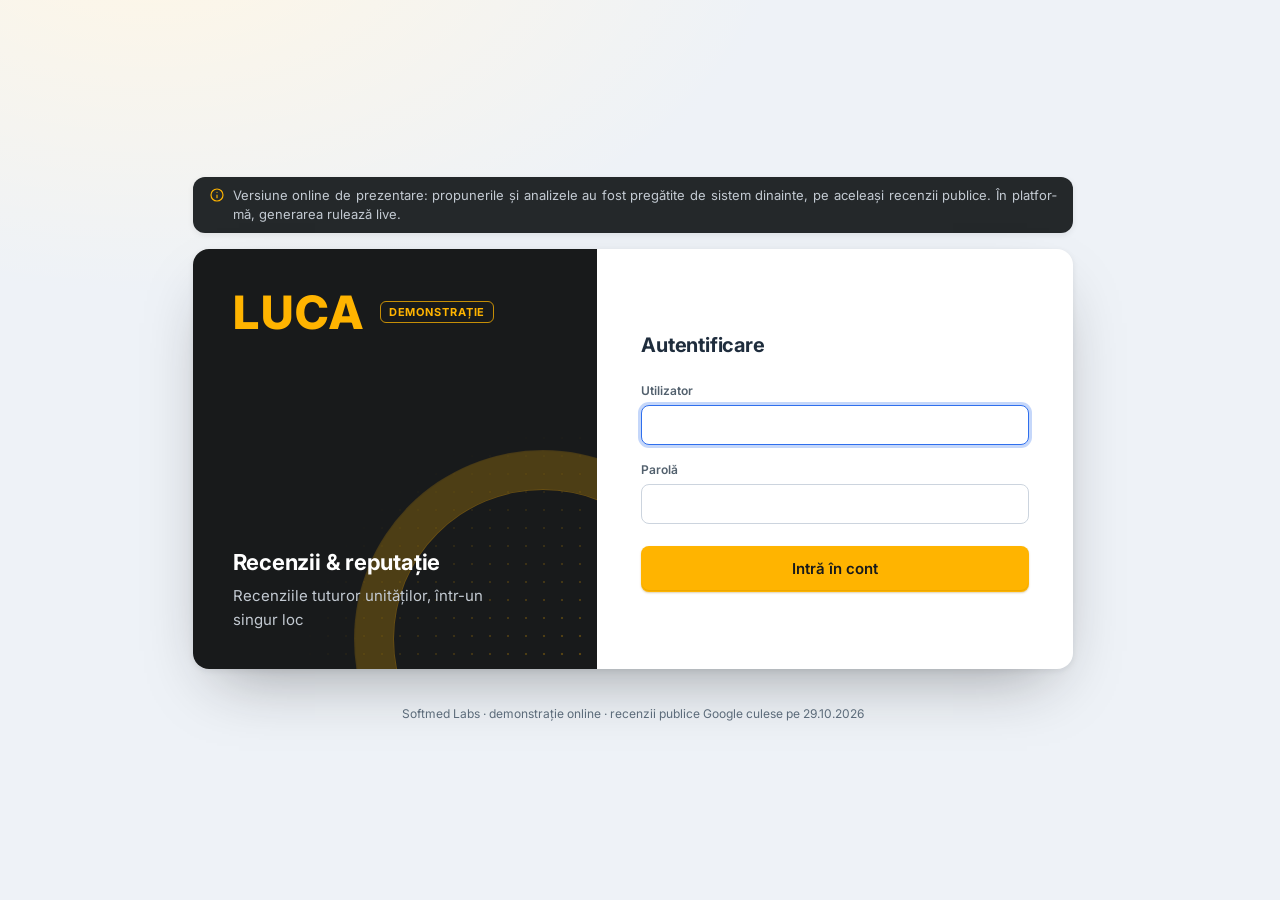
<file: index.html>
<!doctype html>
<html lang="ro">
<head>
<meta charset="utf-8">
<meta name="viewport" content="width=device-width, initial-scale=1">
<meta name="robots" content="noindex, nofollow">
<title>Recenzii · LUCA</title>
<script src="static/acces.js?v=2"></script>
<link rel="preload" href="static/fonts/Inter-Variable.ttf" as="font" type="font/ttf" crossorigin>
<link rel="stylesheet" href="static/luca.css?v=6">
<link rel="stylesheet" href="static/online.css?v=1">
<script src="data/demo-data.js?v=0b49da7edb4b" defer></script>
<script src="static/mock-api.js?v=2" defer></script>
<script src="static/common.js?v=2" defer></script>
<script src="static/retea.js?v=4" defer></script>
<script src="static/memorie.js?v=3" defer></script>
<script src="static/aprobare.js?v=5" defer></script>
</head>
<body>
<a class="skip" href="#lista">Sari la recenzii</a>
<div id="app">
  <header class="appbar">
    <div class="appbar-in">
      <div class="appbar-brand">
        <a class="appbar-home" href="index.html"><span class="appbar-mark">LUCA</span><span class="appbar-product">Recenzii &amp; reputație</span></a>
        <span class="badge demo">Demonstrație</span>
      </div>
      <nav class="tabs" aria-label="Secțiuni">
        <a class="tab" href="index.html" aria-current="page">Recenzii</a>
        <a class="tab" href="rapoarte.html">Rapoarte</a>
      </nav>
      <div class="appbar-user">
        <span class="user"><span class="avatar" id="userAvatar" aria-hidden="true"></span><span class="user-name" id="userName"></span></span>
        <form method="get" action="login.html" data-iesire><button type="submit" class="exit"><svg class="ic" viewBox="0 0 24 24" fill="none" stroke="currentColor" stroke-width="1.75" stroke-linecap="round" stroke-linejoin="round" aria-hidden="true" focusable="false"><path d="M9 21H5a2 2 0 0 1-2-2V5a2 2 0 0 1 2-2h4"/><path d="m16 17 5-5-5-5"/><path d="M21 12H9"/></svg>Ieșire</button></form>
      </div>
    </div>
  </header>
  <div class="online-bar" role="note"><div class="online-bar-in"><svg class="ic" viewBox="0 0 24 24" fill="none" stroke="currentColor" stroke-width="1.75" stroke-linecap="round" stroke-linejoin="round" aria-hidden="true" focusable="false"><circle cx="12" cy="12" r="9"/><path d="M12 16v-4"/><path d="M12 8h.01"/></svg><p class="just" lang="ro">Ver&shy;siu&shy;ne on&shy;li&shy;ne de pre&shy;zen&shy;ta&shy;re: pro&shy;pu&shy;ne&shy;ri&shy;le și ana&shy;li&shy;ze&shy;le au fost pre&shy;gă&shy;ti&shy;te de sis&shy;tem di&shy;na&shy;in&shy;te, pe ace&shy;leași re&shy;cen&shy;zii pu&shy;bli&shy;ce. În plat&shy;for&shy;mă, ge&shy;ne&shy;ra&shy;rea ru&shy;lea&shy;ză live.</p></div></div>

  <main id="main">
    <div class="hero">
      <div class="wrap">
        <div class="pagehead has-mem">
          <div class="pagehead-text">
            <h1>Recenzii</h1>
            <p class="lede just" id="lede">Re&shy;cen&shy;zii pu&shy;bli&shy;ce Google pen&shy;tru uni&shy;tă&shy;ți&shy;le LUCA din Ro&shy;mâ&shy;nia și Po&shy;lo&shy;nia, cu&shy;le&shy;se pe 29.10.2026. Re&shy;cen&shy;zen&shy;ții apar doar cu ini&shy;ția&shy;le. În de&shy;mon&shy;stra&shy;ție nu se pu&shy;bli&shy;că nimic.</p>
          </div>
          <div class="pagehead-side">
            <div class="pagehead-actions">
              <button type="button" class="btn ghost" id="btnIstoric" aria-haspopup="dialog"><svg class="ic" viewBox="0 0 24 24" fill="none" stroke="currentColor" stroke-width="1.75" stroke-linecap="round" stroke-linejoin="round" aria-hidden="true" focusable="false"><path d="M3 12a9 9 0 1 0 9-9 9.75 9.75 0 0 0-6.74 2.74L3 8"/><path d="M3 3v5h5"/><path d="M12 7v5l4 2"/></svg>Istoric<span class="count" id="istoricN" hidden></span></button>
              <button type="button" class="btn blue" id="btnActualizeaza"><svg class="ic" viewBox="0 0 24 24" fill="none" stroke="currentColor" stroke-width="1.75" stroke-linecap="round" stroke-linejoin="round" aria-hidden="true" focusable="false"><path d="M3 12a9 9 0 0 1 9-9 9.75 9.75 0 0 1 6.74 2.74L21 8"/><path d="M21 3v5h-5"/><path d="M21 12a9 9 0 0 1-9 9 9.75 9.75 0 0 1-6.74-2.74L3 16"/><path d="M8 16H3v5"/></svg>Actualizează din Google</button>
            </div>
            <!-- the network's memory (memorie.js): every approved reply becomes an example -->
            <section class="mem" id="memorie" aria-labelledby="memTitlu" aria-busy="true">
              <div class="mem-in">
                <div class="mem-viz" aria-hidden="true"></div>
                <div class="mem-txt">
                  <h2 class="mem-title" id="memTitlu"><svg class="ic" viewBox="0 0 24 24" fill="none" stroke="currentColor" stroke-width="1.75" stroke-linecap="round" stroke-linejoin="round" aria-hidden="true" focusable="false"><circle cx="6" cy="6" r="2.5"/><circle cx="18" cy="7" r="2.5"/><circle cx="12" cy="18" r="2.5"/><path d="M8.5 6.2 15.5 6.8"/><path d="m7.1 8.2 3.8 7.6"/><path d="m16.8 9.2-3.6 6.6"/></svg>Memoria rețelei</h2>
                  <span class="skel-txt" aria-hidden="true"></span>
                  <span class="skel-txt" aria-hidden="true" style="width: 52%"></span>
                </div>
              </div>
            </section>
          </div>
        </div>
        <div class="kpis" id="kpis" role="group" aria-label="Recenzii pe stări" aria-busy="true">
          <div class="kpi is-skel" aria-hidden="true"><span class="kpi-v"><span class="skel-num"></span></span><span class="kpi-k"><span class="skel-txt"></span></span></div>
          <div class="kpi is-skel" aria-hidden="true"><span class="kpi-v"><span class="skel-num"></span></span><span class="kpi-k"><span class="skel-txt"></span></span></div>
          <div class="kpi is-skel" aria-hidden="true"><span class="kpi-v"><span class="skel-num"></span></span><span class="kpi-k"><span class="skel-txt"></span></span></div>
          <div class="kpi is-skel" aria-hidden="true"><span class="kpi-v"><span class="skel-num"></span></span><span class="kpi-k"><span class="skel-txt"></span></span></div>
          <div class="kpi is-skel" aria-hidden="true"><span class="kpi-v"><span class="skel-num"></span></span><span class="kpi-k"><span class="skel-txt"></span></span></div>
        </div>
      </div>
    </div>

    <div class="wrap">
      <section class="card alerts" id="alerte" aria-labelledby="alerteTitlu" hidden></section>

      <section class="card filters" aria-label="Filtre">
        <div class="f-row">
          <label class="f-field f-unit" for="fUnit">
            <span class="f-lab">Unitate</span>
            <select class="input" id="fUnit"><option value="">Toate unitățile</option></select>
          </label>
          <label class="f-field f-country" for="fTara">
            <span class="f-lab">Țară</span>
            <select class="input" id="fTara"><option value="">Toate țările</option></select>
          </label>
          <label class="f-field f-city" for="fOras">
            <span class="f-lab">Oraș</span>
            <select class="input" id="fOras"><option value="">Toate orașele</option></select>
          </label>
          <div class="f-field f-stars">
            <span class="f-lab" id="fSteleLab">Stele</span>
            <div class="tg-group" role="group" aria-labelledby="fSteleLab">
              <button type="button" class="tg" data-stele="1" aria-pressed="false" aria-label="1 stea">1<span class="st" aria-hidden="true">★</span></button>
              <button type="button" class="tg" data-stele="2" aria-pressed="false" aria-label="2 stele">2<span class="st" aria-hidden="true">★</span></button>
              <button type="button" class="tg" data-stele="3" aria-pressed="false" aria-label="3 stele">3<span class="st" aria-hidden="true">★</span></button>
              <button type="button" class="tg" data-stele="4" aria-pressed="false" aria-label="4 stele">4<span class="st" aria-hidden="true">★</span></button>
              <button type="button" class="tg" data-stele="5" aria-pressed="false" aria-label="5 stele">5<span class="st" aria-hidden="true">★</span></button>
            </div>
          </div>
          <label class="f-field f-search" for="fText">
            <span class="f-lab">Caută în text</span>
            <span class="f-control"><svg class="ic" viewBox="0 0 24 24" fill="none" stroke="currentColor" stroke-width="1.75" stroke-linecap="round" stroke-linejoin="round" aria-hidden="true" focusable="false"><circle cx="11" cy="11" r="7"/><path d="m20 20-3.5-3.5"/></svg><input class="input" type="search" id="fText" placeholder="Cuvânt din recenzie sau răspuns" autocomplete="off" spellcheck="false"></span>
          </label>
        </div>
        <div class="f-row2">
          <div class="seg" id="fStare" role="group" aria-label="Stare"></div>
          <div class="f-summary">
            <span id="fCount" aria-live="polite"></span>
            <button type="button" class="btn link sm" id="fClear" hidden>Șterge filtrele</button>
          </div>
        </div>
      </section>

      <section class="rev-list" id="lista" aria-label="Lista recenziilor" aria-busy="true" tabindex="-1">
        <div class="card rev-card is-loading" aria-hidden="true">
          <div class="prop-skel"><span class="skel-line" style="width: 38%"></span><span class="skel-line" style="width: 92%"></span><span class="skel-line" style="width: 86%"></span><span class="skel-line" style="width: 64%"></span></div>
        </div>
        <div class="card rev-card is-loading" aria-hidden="true">
          <div class="prop-skel"><span class="skel-line" style="width: 42%"></span><span class="skel-line" style="width: 90%"></span><span class="skel-line" style="width: 80%"></span><span class="skel-line" style="width: 58%"></span></div>
        </div>
        <p class="sr-only">Se încarcă recenziile…</p>
      </section>
    </div>
  </main>

  <footer class="app-foot wrap">
    <span>Softmed Labs · demonstrație online · recenzii publice Google culese pe 29.10.2026</span>
    <button type="button" class="linkish quiet" id="btnReset" aria-haspopup="dialog">Resetează demonstrația</button>
  </footer>
</div>
<div class="toasts" id="toasts" aria-live="polite"></div>
</body>
</html>
</file>
<file: static/luca.css>
/* LUCA demo: shared design system (tokens, components, screens, print).
   Identity: LUCA amber #FFB400 (fills only; #8A6200 as text), dark #181A1B (app chrome),
   ink #1F2D3D, bg #EEF2F7, Inter. Colour always carries meaning: status (blue info, green done,
   orange waiting, red sensitive), rating (red 1-2, orange 3, green 4-5), unit (10 hues, same
   OKLCH lightness and chroma), language (RO blue, PL red, EN violet). Never colour alone: every
   coloured state also has text, an icon, a ring or a weight change.
   Rule: one amber (.btn.brand) button per screen state, text #181A1B on amber.
   Screen scale is one step larger than the September simulation (Teams share at 1280 px);
   the print scale comes back in @media print (unit report). */

@font-face {
  font-family: "InterLocal";
  src: url("fonts/Inter-Variable.ttf") format("truetype");
  font-weight: 100 900;
  font-style: normal;
  font-display: swap;
}
@font-face {
  font-family: "InterLocal";
  src: url("fonts/Inter-Italic-Variable.ttf") format("truetype");
  font-weight: 100 900;
  font-style: italic;
  font-display: swap;
}

:root {
  /* type scale, one role per step (screen) */
  --fs-meta: 12px; /* operational meta, footer, badges */
  --fs-cap: 13px; /* captions, quotes, addresses */
  --fs-body: 14px; /* body text, table cells */
  --fs-base: 15px; /* buttons, inputs, review text, item titles */
  --fs-lead: 16px; /* card titles, unit names */
  --fs-cta: 18px; /* section titles, rating pill */
  --fs-card: 20px; /* dialog and sheet titles */
  --fs-page: 22px; /* appbar wordmark */
  --fs-h1: 26px; /* page titles */
  --fs-tile: 30px; /* tile figure */

  /* brand (same as the 1-pager and the September simulation) */
  --brand: #ffb400;
  --brand-hover: #f2aa00;
  --brand-text: #8a6200; /* the only amber allowed as text on light backgrounds */
  --brand-deep: #6b4c00; /* text on amber tints (chips) */
  --brand-dark: #181a1b;
  --on-brand: #181a1b;

  /* dark app chrome */
  --chrome: #181a1b;
  --chrome-2: #24282a;
  --chrome-3: #2f3437;
  --chrome-line: #3a4043;
  --chrome-text: #f2f4f6; /* 15.8:1 on chrome */
  --chrome-muted: #c3cad2; /* 10.5:1 on chrome */

  /* ink and surfaces */
  --ink: #1f2d3d;
  --ink-2: #34404d;
  --ink-3: #52606d;
  --ink-4: #5c6b7a;
  --ink-5: #9aa5b1; /* decorative only, never text */
  --line: #e3e8ef;
  --line-2: #ccd4de;
  --line-3: #b8c2ce;
  --bar: #dbe2ea;
  --bg: #eef2f7;
  --bg-soft: #f7f9fc;
  --bg-quote: #f4f6f9;
  --surface: #ffffff;

  /* amber tints (proposal, demo, warm band) */
  --band: #fff7e6;
  --amber-50: #fff9ec;
  --amber-soft: #fff6df;
  --amber-icon: #fff1c2;
  --amber-chip: #ffe8a3;
  --amber-200: #ffe3a3;
  --amber-line: #ffe08a;
  --amber-edge: #f0dca8;

  /* semantic colours: *-text = AA text, *-soft = tint, *-icon = icon disc, *-line = border */
  --blue: #2f6fed;
  --blue-hover: #2559c9;
  --blue-text: #1d4fbf;
  --blue-soft: #eaf1ff;
  --blue-icon: #e0eaff;
  --blue-line: #c3d5fb;
  --green: #2fb344;
  --green-bar: #2fb344;
  --green-text: #1a7f37;
  --green-soft: #e6f7ec;
  --green-icon: #d7f2df;
  --green-line: #b7e4c4;
  --orange: #e8590c;
  --orange-text: #b54708;
  --orange-soft: #fff1e6;
  --orange-icon: #ffe4cf;
  --orange-line: #fdd5b5;
  --red: #b42318;
  --red-bar: #d92d20;
  --red-soft: #fef3f2;
  --red-icon: #fee4e2;
  --red-line: #fbd5d0;
  --violet-text: #5b3cc4;
  --violet-soft: #f2eeff;
  --violet-icon: #e8e1ff;
  --violet-line: #d9ccfb;
  --focus-ring: rgba(47, 111, 237, 0.28);

  --r-xs: 4px;
  --r-sm: 6px;
  --r-md: 8px;
  --r-lg: 12px;
  --r-xl: 16px;
  --sh-card: 0 1px 2px rgba(31, 45, 61, 0.05), 0 1px 3px rgba(31, 45, 61, 0.04);
  --sh-raise:
    0 2px 4px rgba(31, 45, 61, 0.05), 0 8px 22px rgba(31, 45, 61, 0.08);
  --sh-pop: 0 18px 48px rgba(24, 26, 27, 0.22), 0 2px 8px rgba(24, 26, 27, 0.1);
  --ease-out: cubic-bezier(0.2, 0.8, 0.2, 1);
  --ease-in-out: cubic-bezier(
    0.77,
    0,
    0.175,
    1
  ); /* on-screen travel (the learning pill) */
  --wrap: 1180px;
  --gutter: 24px;
  --appbar-h: 60px;
  --font: "InterLocal", "Segoe UI", Roboto, Arial, sans-serif;
  --font-google: Roboto, Arial, "Segoe UI", sans-serif;
}

/* ------------------------------------------------------------------ base */

*,
*::before,
*::after {
  box-sizing: border-box;
}
[hidden] {
  display: none !important;
}
html {
  -webkit-text-size-adjust: 100%;
  text-size-adjust: 100%;
  scrollbar-gutter: stable;
  /* the sticky appbar never covers a scrolled-to card, anchor or focused field */
  scroll-padding-top: calc(var(--appbar-h) + 12px);
}
html.modal-open {
  overflow: hidden;
}
body {
  margin: 0;
  min-height: 100vh;
  font-family: var(--font);
  font-size: var(--fs-body);
  line-height: 1.5;
  color: var(--ink);
  background: var(--bg);
  font-optical-sizing: auto;
}
h1,
h2,
h3,
h4,
p,
ul,
ol,
dl,
dd,
figure {
  margin: 0;
}
ul,
ol {
  padding: 0;
  list-style: none;
}
a {
  color: var(--blue-text);
  text-decoration: none;
  text-underline-offset: 3px;
}
a:hover {
  text-decoration: underline;
}
button,
input,
select,
textarea {
  font: inherit;
  color: inherit;
}
input,
textarea {
  caret-color: var(--blue);
}
button {
  -webkit-tap-highlight-color: transparent;
}
::selection {
  background: var(--amber-line);
  color: var(--brand-dark);
}
:focus-visible {
  outline: 2px solid var(--blue);
  outline-offset: 2px;
}

.sr-only {
  position: absolute !important;
  width: 1px;
  height: 1px;
  padding: 0;
  margin: -1px;
  overflow: hidden;
  clip: rect(0 0 0 0);
  white-space: nowrap;
  border: 0;
}
.skip {
  position: absolute;
  left: 16px;
  top: -64px;
  z-index: 100;
  padding: 10px 14px;
  border-radius: var(--r-sm);
  background: var(--brand);
  color: var(--on-brand);
  font-weight: 700;
}
.skip:focus {
  top: 12px;
  text-decoration: none;
}

/* Owner rule: running text is justified at every width, no media query.
   Server texts carry soft hyphens (pyphen), hence hyphens: manual. */
.just {
  text-align: justify;
  hyphens: manual;
  -webkit-hyphens: manual;
  overflow-wrap: break-word;
}
.just-auto {
  text-align: justify;
  hyphens: auto;
  -webkit-hyphens: auto;
  overflow-wrap: break-word;
}

/* inline stroke icons (common.js L.icon): 18 px by default, colour from the text */
.ic {
  display: inline-block;
  flex: none;
  width: 18px;
  height: 18px;
  vertical-align: -0.2em;
}

/* ---------------------------------------------------------------- layout */

.wrap {
  max-width: var(--wrap);
  margin: 0 auto;
  padding: 0 var(--gutter);
}
main {
  display: block;
}
main:focus {
  outline: none;
}

/* appbar: full-width dark band, sticky */
.appbar {
  position: sticky;
  top: 0;
  z-index: 40;
  background: var(--chrome);
  color: var(--chrome-text);
  box-shadow:
    0 1px 0 rgba(0, 0, 0, 0.35),
    0 10px 24px -14px rgba(24, 26, 27, 0.55);
}
.appbar-in {
  display: flex;
  align-items: stretch;
  gap: 0 28px;
  max-width: var(--wrap);
  min-height: var(--appbar-h);
  margin: 0 auto;
  padding: 0 var(--gutter);
}
.appbar-brand {
  display: flex;
  align-items: center;
  gap: 8px 14px;
  min-width: 0;
}
.appbar-home {
  display: inline-flex;
  align-items: center;
  gap: 13px;
  padding: 4px 0;
  border-radius: var(--r-sm);
  color: var(--chrome-text);
  white-space: nowrap;
}
.appbar-home:hover {
  text-decoration: none;
}
.appbar-mark {
  font-size: var(--fs-page);
  font-weight: 800;
  letter-spacing: 0.06em;
  line-height: 1;
  color: var(--brand);
}
.appbar-product {
  position: relative;
  padding-left: 14px;
  font-size: var(--fs-base);
  font-weight: 600;
  color: var(--chrome-text);
}
.appbar-product::before {
  content: "";
  position: absolute;
  left: 0;
  top: 50%;
  width: 1px;
  height: 18px;
  margin-top: -9px;
  background: var(--chrome-line);
}
.appbar .badge.demo {
  background: transparent;
  border-color: rgba(255, 180, 0, 0.75);
  color: var(--brand);
}
.tabs {
  display: flex;
  align-items: stretch;
  gap: 2px;
}
.tab {
  position: relative;
  display: flex;
  align-items: center;
  padding: 0 14px;
  font-size: var(--fs-base);
  font-weight: 600;
  color: var(--chrome-muted);
  white-space: nowrap;
}
.tab::after {
  content: "";
  position: absolute;
  left: 10px;
  right: 10px;
  bottom: 0;
  height: 3px;
  border-radius: 3px 3px 0 0;
  background: transparent;
  transition: background-color 0.15s ease;
}
.tab:hover {
  color: #fff;
  text-decoration: none;
}
.tab:hover::after {
  background: #545b60;
}
.tab[aria-current="page"] {
  color: #fff;
}
.tab[aria-current="page"]::after {
  background: var(--brand);
}
.appbar-user {
  margin-left: auto;
  display: flex;
  align-items: center;
  gap: 6px 14px;
}
.appbar-user form {
  margin: 0;
  display: flex;
}
.user {
  display: inline-flex;
  align-items: center;
  gap: 9px;
  font-size: var(--fs-body);
  font-weight: 600;
  color: var(--chrome-text);
  white-space: nowrap;
}
.avatar {
  width: 30px;
  height: 30px;
  border-radius: 50%;
  flex: none;
  display: inline-grid;
  place-items: center;
  background: var(--chrome-3);
  box-shadow: inset 0 0 0 1px rgba(255, 255, 255, 0.16);
  color: #fff;
  font-size: 11px;
  font-weight: 700;
  letter-spacing: 0.03em;
}
.exit {
  display: inline-flex;
  align-items: center;
  gap: 7px;
  min-height: 36px;
  padding: 6px 12px;
  border: 1px solid var(--chrome-line);
  border-radius: var(--r-md);
  background: transparent;
  color: var(--chrome-muted);
  font-size: var(--fs-body);
  font-weight: 600;
  cursor: pointer;
  transition:
    background-color 0.15s ease,
    color 0.15s ease,
    border-color 0.15s ease;
}
.exit .ic {
  width: 16px;
  height: 16px;
}
.exit:hover {
  background: var(--chrome-2);
  border-color: #555c61;
  color: #fff;
}
.appbar :focus-visible {
  outline-color: var(--brand);
}

/* warm band behind the page title, fading into the page background */
.hero {
  background: linear-gradient(
    180deg,
    var(--band) 0%,
    rgba(255, 247, 230, 0.6) 55%,
    rgba(255, 247, 230, 0) 100%
  );
}
.hero > .wrap {
  padding-top: 28px;
  padding-bottom: 24px;
}
.pagehead {
  display: flex;
  align-items: flex-end;
  justify-content: space-between;
  gap: 16px 28px;
}
.pagehead-text {
  min-width: 0;
  max-width: 700px;
}
.pagehead h1 {
  font-size: var(--fs-h1);
  font-weight: 750;
  letter-spacing: -0.02em;
  line-height: 1.2;
  color: var(--ink);
}
.lede {
  max-width: 66ch;
  font-size: var(--fs-base);
  line-height: 1.6;
  color: var(--ink-3);
}
.pagehead h1 + .lede {
  margin-top: 8px;
}
.pagehead-actions {
  display: flex;
  align-items: center;
  flex-wrap: wrap;
  gap: 10px;
  flex: none;
}
/* with the network's memory (memorie.js): the actions on top, the widget under them, the title
   column top-aligned; without the widget (no has-mem) the head is exactly as before */
.pagehead-side {
  display: flex;
  flex-direction: column;
  align-items: flex-end;
  gap: 12px;
  flex: none;
  min-width: 0;
}
.pagehead.has-mem {
  align-items: flex-start;
}
.pagehead.has-mem .pagehead-side {
  align-items: stretch;
}
.pagehead.has-mem .pagehead-actions {
  justify-content: flex-end;
}
.backlink {
  display: inline-flex;
  align-items: center;
  gap: 8px;
  align-self: center;
  min-height: 40px;
  padding: 6px 2px;
  font-size: var(--fs-base);
  font-weight: 600;
  color: var(--blue-text);
}
.sample-row {
  margin-top: 14px;
}

.app-foot {
  display: flex;
  flex-wrap: wrap;
  align-items: center;
  justify-content: center;
  gap: 4px 18px;
  margin-top: 32px;
  padding-top: 16px;
  padding-bottom: 20px;
  border-top: 1px solid var(--bar);
  font-size: var(--fs-meta);
  color: var(--ink-4);
  text-align: center;
}
.linkish {
  background: none;
  border: 0;
  cursor: pointer;
  padding: 6px 4px;
  border-radius: 4px;
  font-size: var(--fs-body);
  font-weight: 600;
  color: var(--blue-text);
}
.linkish:hover {
  text-decoration: underline;
  text-underline-offset: 3px;
}
.linkish.quiet {
  color: var(--ink-4);
  font-weight: 500;
}
.linkish.quiet:hover {
  color: var(--ink);
}

/* --------------------------------------------------------------- buttons */

.btn {
  display: inline-flex;
  align-items: center;
  justify-content: center;
  gap: 8px;
  min-height: 40px;
  padding: 8px 16px;
  border: 1px solid transparent;
  border-radius: var(--r-md);
  font-size: var(--fs-base);
  font-weight: 600;
  line-height: 1.2;
  text-align: center;
  white-space: nowrap;
  text-decoration: none;
  cursor: pointer;
  user-select: none;
  touch-action: manipulation;
  transition:
    background-color 0.15s var(--ease-out),
    border-color 0.15s var(--ease-out),
    color 0.15s var(--ease-out),
    box-shadow 0.15s var(--ease-out);
}
.btn:hover {
  text-decoration: none;
}
.btn:active:not(:disabled) {
  transform: translateY(1px);
}
.btn:disabled {
  opacity: 0.5;
  cursor: not-allowed;
}
.btn .ic {
  width: 18px;
  height: 18px;
}
.btn-l {
  display: inline-flex;
  align-items: center;
  justify-content: center;
  gap: 8px;
}
/* busy: the label keeps the width (hidden), the spinner sits in the middle */
.btn.is-busy {
  position: relative;
}
.btn.is-busy:disabled {
  opacity: 1;
  cursor: progress;
}
.btn.is-busy > .btn-l {
  visibility: hidden;
}
.btn.is-busy > .spin {
  position: absolute;
  left: 50%;
  top: 50%;
  margin: -8px 0 0 -8px;
}
.btn.blue {
  background: var(--blue);
  color: #fff;
  box-shadow: 0 1px 2px rgba(31, 45, 61, 0.16);
}
.btn.blue:hover:not(:disabled) {
  background: var(--blue-hover);
}
.btn.brand {
  background: var(--brand);
  color: var(--on-brand);
  box-shadow:
    0 1px 2px rgba(138, 98, 0, 0.3),
    inset 0 -1px 0 rgba(138, 98, 0, 0.16);
}
.btn.brand:hover:not(:disabled) {
  background: var(--brand-hover);
}
/* secondary: dark outline */
.btn.ghost {
  background: #fff;
  color: var(--ink);
  border-color: var(--ink-2);
}
.btn.ghost:hover:not(:disabled) {
  background: #f1f4f8;
  border-color: var(--ink);
}
.btn.outline {
  background: #fff;
  color: var(--blue-text);
  border-color: var(--blue);
}
.btn.outline:hover:not(:disabled) {
  background: var(--blue-soft);
}
.btn.link {
  background: transparent;
  color: var(--blue-text);
  padding-left: 8px;
  padding-right: 8px;
}
.btn.link:hover:not(:disabled) {
  background: rgba(29, 79, 191, 0.07);
  text-decoration: underline;
  text-underline-offset: 3px;
}
.btn.danger {
  background: var(--red);
  color: #fff;
}
.btn.danger:hover:not(:disabled) {
  background: #96201a;
}
.btn.sm {
  min-height: 32px;
  padding: 5px 10px;
  font-size: var(--fs-body);
}
.btn.sm .ic {
  width: 16px;
  height: 16px;
}
.btn.block {
  width: 100%;
}
.btn .count {
  min-width: 22px;
  padding: 1px 6px;
  border-radius: 999px;
  background: var(--bg);
  color: var(--ink-2);
  font-size: var(--fs-meta);
  font-weight: 700;
  line-height: 1.4;
  font-variant-numeric: tabular-nums;
}
.spin {
  width: 16px;
  height: 16px;
  flex: none;
  border-radius: 50%;
  border: 2px solid currentColor;
  border-right-color: transparent;
  animation: spin 0.75s linear infinite;
}
@keyframes spin {
  to {
    transform: rotate(360deg);
  }
}

/* ------------------------------------------------- badges, chips, stars */

.badge {
  display: inline-flex;
  align-items: center;
  gap: 5px;
  padding: 3px 8px;
  border: 1px solid var(--line-2);
  border-radius: var(--r-sm);
  background: var(--bg-soft);
  color: var(--ink-3);
  font-size: var(--fs-meta);
  font-weight: 600;
  line-height: 1.3;
  white-space: nowrap;
}
.badge .ic {
  width: 13px;
  height: 13px;
}
.badge.demo {
  background: var(--amber-soft);
  border-color: var(--amber-line);
  color: var(--brand-text);
  font-size: 11px;
  font-weight: 700;
  letter-spacing: 0.08em;
  text-transform: uppercase;
}
.badge.new {
  background: var(--blue-soft);
  border-color: var(--blue-line);
  color: var(--blue-text);
  font-weight: 700;
}
.badge.prop {
  /* the class "prop" is also the proposal panel (.prop below): keep the badge a badge */
  flex-direction: row;
  gap: 5px;
  padding: 3px 8px;
  border-radius: var(--r-sm);
  background: var(--amber-soft);
  border-color: var(--amber-line);
  color: var(--brand-text);
}
.badge.sens {
  background: var(--red-soft);
  border-color: var(--red-line);
  color: var(--red);
  font-weight: 700;
}
.badge.ok {
  background: var(--green-soft);
  border-color: var(--green-line);
  color: var(--green-text);
}
.badge.wait {
  background: var(--orange-soft);
  border-color: var(--orange-line);
  color: var(--orange-text);
}
.badge.info {
  background: var(--blue-soft);
  border-color: var(--blue-line);
  color: var(--blue-text);
}
.badge.state {
  background: var(--bg-soft);
  border-color: var(--line-2);
  color: var(--ink-3);
}
.badge.sample {
  white-space: normal;
  padding: 4px 10px;
  background: var(--amber-soft);
  border-color: var(--amber-line);
  color: var(--brand-text);
  font-size: var(--fs-cap);
}
.chip-lang {
  display: inline-flex;
  align-items: center;
  padding: 1px 6px;
  border: 1px solid var(--line-2);
  border-radius: var(--r-xs);
  background: #fff;
  color: var(--ink-3);
  font-size: 11.5px;
  font-weight: 700;
  letter-spacing: 0.06em;
  line-height: 1.4;
}
.chip-lang.l-ro {
  background: var(--blue-soft);
  border-color: var(--blue-line);
  color: var(--blue-text);
}
.chip-lang.l-pl {
  background: var(--red-soft);
  border-color: var(--red-line);
  color: var(--red);
}
.chip-lang.l-en {
  background: var(--violet-soft);
  border-color: var(--violet-line);
  color: var(--violet-text);
}
.chip-ai {
  display: inline-flex;
  align-items: center;
  padding: 1px 6px;
  border-radius: var(--r-xs);
  background: var(--amber-chip);
  color: var(--brand-deep);
  font-size: 11px;
  font-weight: 800;
  letter-spacing: 0.08em;
  line-height: 1.5;
}
.stars {
  display: inline-flex;
  font-size: 15px;
  letter-spacing: 1px;
  line-height: 1;
  white-space: nowrap;
}
.stars .on {
  color: var(--brand);
}
.stars .off {
  color: #d3dae3;
}

/* unit identity: 10 hues, OKLCH L 0.52 C 0.135, white initials >= 4.8:1 */
.u-c0 {
  --u: #a9443a;
}
.u-c1 {
  --u: #a05000;
}
.u-c2 {
  --u: #896200;
}
.u-c3 {
  --u: #387b28;
}
.u-c4 {
  --u: #008160;
}
.u-c5 {
  --u: #007d8d;
}
.u-c6 {
  --u: #0070ae;
}
.u-c7 {
  --u: #4f61b6;
}
.u-c8 {
  --u: #7b51a6;
}
.u-c9 {
  --u: #984684;
}
.u-av {
  display: inline-grid;
  place-items: center;
  flex: none;
  width: 40px;
  height: 40px;
  border-radius: 50%;
  background: var(--u, var(--ink-4));
  box-shadow: inset 0 0 0 1px rgba(0, 0, 0, 0.08);
  color: #fff;
  font-size: 14px;
  font-weight: 700;
  letter-spacing: 0.03em;
  line-height: 1;
}
.u-av.sm {
  width: 30px;
  height: 30px;
  font-size: 11.5px;
}
.u-av.xs {
  width: 24px;
  height: 24px;
  font-size: 11px;
  letter-spacing: 0.02em;
}
.u-chip {
  display: inline-flex;
  align-items: center;
  gap: 7px;
  padding: 2px 10px 2px 3px;
  border: 1px solid var(--line);
  border-radius: 999px;
  background: #fff;
  color: var(--ink-2);
  font-size: var(--fs-meta);
  font-weight: 600;
  line-height: 1.4;
  white-space: nowrap;
}

/* ----------------------------------------------------------- card, form */

.card {
  background: var(--surface);
  border: 1px solid var(--line);
  border-radius: var(--r-lg);
  box-shadow: var(--sh-card);
}

.input {
  display: block;
  width: 100%;
  min-height: 40px;
  padding: 8px 12px;
  border: 1px solid var(--line-2);
  border-radius: var(--r-md);
  background: #fff;
  color: var(--ink);
  font-size: var(--fs-base);
  line-height: 1.3;
  transition:
    border-color 0.15s ease,
    box-shadow 0.15s ease;
}
.input::placeholder {
  color: var(--ink-4);
  opacity: 1;
}
.input:hover {
  border-color: var(--line-3);
}
.input:focus {
  outline: none;
  border-color: var(--blue);
  box-shadow: 0 0 0 3px var(--focus-ring);
}
select.input {
  appearance: none;
  -webkit-appearance: none;
  cursor: pointer;
  padding-right: 36px;
  background-image:
    linear-gradient(45deg, transparent 50%, var(--ink-3) 50%),
    linear-gradient(135deg, var(--ink-3) 50%, transparent 50%);
  background-position:
    calc(100% - 19px) 55%,
    calc(100% - 14px) 55%;
  background-size:
    5px 5px,
    5px 5px;
  background-repeat: no-repeat;
}
.f-field {
  display: flex;
  flex-direction: column;
  gap: 5px;
  min-width: 0;
}
.f-lab {
  font-size: var(--fs-meta);
  font-weight: 600;
  color: var(--ink-3);
}
.f-control {
  position: relative;
  display: block;
}
.f-control > .ic {
  position: absolute;
  left: 12px;
  top: 50%;
  margin-top: -9px;
  color: var(--ink-4);
  pointer-events: none;
}
.f-control > .input {
  padding-left: 38px;
}

.msg {
  display: flex;
  align-items: flex-start;
  gap: 8px;
  padding: 10px 12px;
  border-radius: var(--r-md);
  font-size: var(--fs-body);
}
.msg.err {
  background: var(--red-soft);
  border: 1px solid var(--red-line);
  color: var(--red);
  font-weight: 600;
}

/* ---------------------------------------------------------------- login */

.page-login {
  display: flex;
  background:
    radial-gradient(
      900px 520px at 12% -8%,
      var(--band) 0%,
      rgba(255, 247, 230, 0) 70%
    ),
    var(--bg);
}
.login {
  flex: 1;
  display: flex;
  flex-direction: column;
  align-items: center;
  justify-content: center;
  padding: 32px 16px 12px;
}
.login-card {
  display: grid;
  grid-template-columns: minmax(0, 0.92fr) minmax(0, 1.08fr);
  width: min(880px, 100%);
  overflow: hidden;
  border: 0;
  border-radius: var(--r-xl);
  background: #fff;
  box-shadow:
    0 28px 64px -24px rgba(24, 26, 27, 0.4),
    0 2px 6px rgba(24, 26, 27, 0.08);
}
.login-side {
  position: relative;
  isolation: isolate;
  overflow: hidden;
  display: flex;
  flex-direction: column;
  justify-content: space-between;
  gap: 40px;
  min-height: 420px;
  padding: 40px 40px 38px;
  background: var(--chrome);
  color: var(--chrome-text);
}
/* geometric pattern, CSS only: an amber dot grid fading out, two thin concentric rings */
.login-side::before {
  content: "";
  position: absolute;
  inset: 0;
  z-index: -1;
  background-image: radial-gradient(
    rgba(255, 180, 0, 0.3) 1.1px,
    transparent 1.6px
  );
  background-size: 18px 18px;
  -webkit-mask-image: radial-gradient(
    120% 95% at 100% 100%,
    #000 0%,
    transparent 62%
  );
  mask-image: radial-gradient(120% 95% at 100% 100%, #000 0%, transparent 62%);
}
.login-side::after {
  content: "";
  position: absolute;
  right: -96px;
  bottom: -120px;
  z-index: -1;
  width: 300px;
  height: 300px;
  border-radius: 50%;
  box-shadow:
    inset 0 0 0 1px rgba(255, 180, 0, 0.34),
    0 0 0 38px rgba(255, 180, 0, 0.035),
    0 0 0 39px rgba(255, 180, 0, 0.2);
}
.login-brand {
  display: flex;
  align-items: center;
  flex-wrap: wrap;
  gap: 10px 14px;
}
.wordmark {
  font-size: 46px;
  font-weight: 800;
  letter-spacing: 0.05em;
  line-height: 1;
  color: var(--brand);
}
.login-side .badge.demo {
  background: transparent;
  border-color: rgba(255, 180, 0, 0.75);
  color: var(--brand);
}
.login-title {
  font-size: var(--fs-page);
  font-weight: 700;
  letter-spacing: -0.01em;
  line-height: 1.25;
  color: #fff;
}
.login-tag {
  max-width: 28ch;
  margin-top: 8px;
  font-size: var(--fs-base);
  line-height: 1.55;
  color: var(--chrome-muted);
}
.login-main {
  display: flex;
  flex-direction: column;
  justify-content: center;
  padding: 44px 44px 40px;
}
.login-h {
  font-size: var(--fs-card);
  font-weight: 700;
  letter-spacing: -0.01em;
  color: var(--ink);
}
.login-main .msg {
  margin-top: 16px;
}
.login-form {
  display: flex;
  flex-direction: column;
  gap: 16px;
  margin-top: 22px;
}
.login-form .btn {
  margin-top: 6px;
  min-height: 46px;
}
.login .app-foot {
  border-top: 0;
  margin-top: 20px;
}

/* ----------------------------------------------------------- KPI tiles */

.kpis {
  display: grid;
  grid-template-columns: repeat(5, minmax(0, 1fr));
  gap: 12px;
  margin-top: 22px;
}
.kpi {
  display: grid;
  grid-template-columns: minmax(0, 1fr) auto;
  grid-template-areas:
    "v ic"
    "k k";
  align-items: start;
  gap: 6px 10px;
  min-height: 102px;
  padding: 14px 16px 14px;
  border: 1px solid var(--line);
  border-radius: var(--r-lg);
  background: var(--surface);
  box-shadow: var(--sh-card);
  color: var(--ink);
  text-align: left;
  cursor: pointer;
  transition:
    border-color 0.15s var(--ease-out),
    box-shadow 0.15s var(--ease-out),
    background-color 0.15s var(--ease-out);
}
.kpi:hover {
  border-color: var(--line-2);
  box-shadow: var(--sh-raise);
}
.kpi-v {
  grid-area: v;
  font-size: var(--fs-tile);
  font-weight: 750;
  line-height: 1.05;
  letter-spacing: -0.02em;
  font-variant-numeric: tabular-nums;
}
.kpi-k {
  grid-area: k;
  font-size: var(--fs-cap);
  font-weight: 600;
  line-height: 1.35;
  color: var(--ink-3);
}
.kpi-ic {
  grid-area: ic;
  display: grid;
  place-items: center;
  width: 36px;
  height: 36px;
  border-radius: 50%;
  background: var(--k-soft, var(--bg));
  color: var(--k-ink, var(--ink-3));
}
.kpi[aria-pressed="true"] {
  border-color: var(--k-ink);
  box-shadow:
    inset 0 0 0 1px var(--k-ink),
    var(--sh-raise);
  background: linear-gradient(180deg, var(--k-tint) 0%, #fff 78%);
}
.kpi[aria-pressed="true"] .kpi-k {
  color: var(--ink);
  font-weight: 700;
}
.k-amber {
  --k-soft: var(--amber-icon);
  --k-ink: var(--brand-text);
  --k-tint: var(--amber-50);
}
.k-red {
  --k-soft: var(--red-icon);
  --k-ink: var(--red);
  --k-tint: var(--red-soft);
}
.k-blue {
  --k-soft: var(--blue-icon);
  --k-ink: var(--blue-text);
  --k-tint: var(--blue-soft);
}
.k-green {
  --k-soft: var(--green-icon);
  --k-ink: var(--green-text);
  --k-tint: var(--green-soft);
}
.k-orange {
  --k-soft: var(--orange-icon);
  --k-ink: var(--orange-text);
  --k-tint: var(--orange-soft);
}
.k-violet {
  --k-soft: var(--violet-icon);
  --k-ink: var(--violet-text);
  --k-tint: var(--violet-soft);
}
.k-dark {
  --k-soft: var(--brand-dark);
  --k-ink: var(--brand-dark);
  --k-tint: #eef1f4;
}
.k-dark .kpi-ic,
.k-dark .t-ic {
  color: #fff;
}
/* not connected yet: muted on purpose */
.k-neutral {
  --k-soft: #e9edf2;
  --k-ink: var(--ink-3);
  --k-tint: var(--bg-soft);
}
.kpi.k-red.has-n .kpi-v {
  color: var(--red);
}
.kpi.is-skel {
  cursor: default;
}
.skel-num,
.skel-txt {
  display: block;
  border-radius: 6px;
  background: linear-gradient(90deg, #e8edf3 0%, #f4f7fa 45%, #e8edf3 90%);
  background-size: 220% 100%;
  animation: shimmer 1.3s linear infinite;
}
.skel-num {
  width: 46px;
  height: 30px;
}
.skel-txt {
  width: 70%;
  height: 11px;
  margin-top: 4px;
}

/* --------------------------------------------------------------- alerts */

.alerts {
  margin-bottom: 16px;
  overflow: hidden;
  border-color: var(--red-line);
}
.alerts-head {
  display: flex;
  align-items: flex-start;
  gap: 12px;
  padding: 14px 18px 12px;
  background: var(--red-soft);
  border-bottom: 1px solid var(--red-line);
}
.alerts-ic {
  display: grid;
  place-items: center;
  flex: none;
  width: 34px;
  height: 34px;
  border-radius: 50%;
  background: #fff;
  color: var(--red);
  box-shadow: 0 0 0 1px var(--red-line);
}
.alerts-txt {
  min-width: 0;
  flex: 1;
}
.alerts-title {
  display: flex;
  align-items: center;
  flex-wrap: wrap;
  gap: 6px 10px;
  font-size: var(--fs-lead);
  font-weight: 700;
  color: var(--ink);
}
.alerts-sub {
  max-width: 900px;
  margin-top: 4px;
  font-size: var(--fs-cap);
  line-height: 1.5;
  color: var(--ink-2);
}
/* One grid for the whole list, rows as subgrids: columns line up across alerts.
   Line 1: category, unit, state, action. Line 2: the full reason, under the unit
   (a reason column squeezed between unit and state shrank to ~150 px at 1280 px). */
.alert-list {
  display: grid;
  grid-template-columns: max-content minmax(0, 1fr) max-content max-content;
  column-gap: 16px;
  padding: 0 18px;
}
.alert-row {
  display: grid;
  grid-column: 1 / -1;
  grid-template-columns: 220px minmax(0, 1fr) auto auto;
  grid-template-columns: subgrid;
  align-items: center;
  gap: 6px 16px;
  padding: 11px 0;
  border-top: 1px solid var(--line);
}
.alert-row:first-child {
  border-top: 0;
}
.alert-row > .badge {
  grid-column: 1;
  grid-row: 1;
  justify-self: start;
}
.alert-unit {
  grid-column: 2;
  grid-row: 1;
  display: inline-flex;
  flex-wrap: wrap;
  align-items: center;
  gap: 2px 8px;
  min-width: 0;
  font-weight: 600;
  color: var(--ink);
}
.alert-unit .stars {
  font-size: 12px;
}
.alert-state {
  grid-column: 3;
  grid-row: 1;
}
.alert-row > .btn {
  grid-column: 4;
  grid-row: 1;
}
.alert-motiv {
  grid-column: 2 / -1;
  grid-row: 2;
  min-width: 0;
  font-size: var(--fs-cap);
  line-height: 1.45;
  color: var(--ink-2);
  white-space: normal;
  overflow-wrap: break-word;
}
.alerts-more {
  padding: 6px 18px 8px;
  border-top: 1px solid var(--line);
}

/* -------------------------------------------------------------- filters */

.filters {
  margin-bottom: 18px;
  padding: 16px 18px 14px;
}
.f-row {
  display: flex;
  flex-wrap: wrap;
  align-items: flex-end;
  gap: 12px 14px;
}
.f-unit {
  flex: 1 1 220px;
  max-width: 280px;
}
.f-country {
  flex: 0 1 150px;
}
.f-city {
  flex: 0 1 160px;
}
.f-search {
  flex: 1 1 210px;
}
.tg-group {
  display: flex;
  gap: 4px;
}
.tg {
  display: inline-flex;
  align-items: center;
  justify-content: center;
  gap: 3px;
  min-width: 42px;
  min-height: 40px;
  padding: 6px 8px;
  border: 1px solid var(--line-2);
  border-radius: var(--r-md);
  background: #fff;
  color: var(--ink-2);
  font-size: var(--fs-body);
  font-weight: 600;
  cursor: pointer;
  transition:
    background-color 0.15s ease,
    border-color 0.15s ease;
}
.tg .st {
  color: var(--brand);
  font-size: 13px;
}
.tg:hover {
  border-color: var(--line-3);
  background: var(--bg-soft);
}
.tg[aria-pressed="true"] {
  background: var(--ink);
  border-color: var(--ink);
  color: #fff;
}
.f-row2 {
  display: flex;
  flex-wrap: wrap;
  align-items: center;
  justify-content: space-between;
  gap: 10px 16px;
  margin-top: 14px;
  padding-top: 14px;
  border-top: 1px solid var(--line);
}
.seg {
  display: flex;
  flex-wrap: wrap;
  gap: 6px;
}
.seg-b {
  display: inline-flex;
  align-items: center;
  gap: 7px;
  min-height: 36px;
  padding: 5px 7px 5px 11px;
  border: 1px solid var(--line-2);
  border-radius: 999px;
  background: #fff;
  color: var(--ink-2);
  font-size: var(--fs-body);
  font-weight: 600;
  cursor: pointer;
  transition:
    background-color 0.15s ease,
    border-color 0.15s ease;
}
.seg-b .n {
  min-width: 24px;
  padding: 1px 7px;
  border-radius: 999px;
  background: var(--bg);
  color: var(--ink-2);
  font-size: var(--fs-meta);
  font-weight: 700;
  text-align: center;
  font-variant-numeric: tabular-nums;
}
.seg-b:hover {
  border-color: var(--line-3);
  background: var(--bg-soft);
}
.seg-b.has-sens .n {
  background: var(--red-icon);
  color: var(--red);
}
.seg-b[aria-pressed="true"] {
  background: var(--ink);
  border-color: var(--ink);
  color: #fff;
}
.seg-b[aria-pressed="true"] .n {
  background: rgba(255, 255, 255, 0.18);
  color: #fff;
}
.f-summary {
  display: flex;
  align-items: center;
  gap: 4px 10px;
  font-size: var(--fs-cap);
  color: var(--ink-3);
}

/* --------------------------------------------------------- review cards */

.rev-list {
  display: flex;
  flex-direction: column;
  gap: 14px;
}
.rev-list:focus {
  outline: none;
}
/* 4 px accent bar on the left = the review's rating (the stars say the same in text) */
.rev-card {
  position: relative;
  padding: 18px 22px 20px 19px;
  border-left: 4px solid var(--rate, var(--line-2));
  scroll-margin-top: 4px;
  transition: box-shadow 0.2s var(--ease-out);
}
.rev-card.r-low {
  --rate: var(--red-bar);
}
.rev-card.r-mid {
  --rate: var(--orange);
}
.rev-card.r-high {
  --rate: var(--green-bar);
}
.rev-card:focus {
  outline: none;
}
.rev-card:focus-visible {
  outline: 2px solid var(--blue);
  outline-offset: 2px;
}
.rev-card.is-active {
  box-shadow:
    0 0 0 2px var(--blue-line),
    0 10px 26px rgba(47, 111, 237, 0.09);
}
.rev-card.flash {
  animation: flash 2.8s var(--ease-out) 1;
}
@keyframes flash {
  0%,
  35% {
    background-color: var(--amber-soft);
    box-shadow: 0 0 0 2px var(--amber-line);
  }
  100% {
    background-color: var(--surface);
  }
}
.rev-card.is-loading {
  min-height: 230px;
  border-left-color: var(--line-2);
}

/* sensitive: light red header strip across the top of the card */
.sens-head {
  display: flex;
  align-items: flex-start;
  gap: 10px;
  margin: -18px -22px 16px -19px;
  padding: 10px 22px 10px 19px;
  border-bottom: 1px solid var(--red-line);
  border-radius: 8px 11px 0 0 / 11px 11px 0 0;
  background: var(--red-soft);
}
.sens-head > .ic {
  margin-top: 1px;
  color: var(--red);
}
.sens-txt {
  display: flex;
  flex-wrap: wrap;
  align-items: baseline;
  gap: 2px 10px;
  min-width: 0;
}
.sens-cat {
  font-size: var(--fs-body);
  font-weight: 700;
  color: var(--red);
}
.sens-motiv {
  font-size: var(--fs-cap);
  line-height: 1.45;
  color: var(--ink-2);
}

.rev-head {
  display: flex;
  align-items: flex-start;
  gap: 10px 14px;
}
.rev-who {
  flex: 1;
  min-width: 0;
}
.rev-unit {
  font-size: var(--fs-lead);
  font-weight: 700;
  line-height: 1.3;
  color: var(--ink);
}
.rev-place {
  font-weight: 500;
  color: var(--ink-3);
}
.rev-meta {
  display: flex;
  flex-wrap: wrap;
  align-items: center;
  gap: 4px 8px;
  margin-top: 5px;
  font-size: var(--fs-cap);
  color: var(--ink-4);
}
.rev-author {
  font-weight: 600;
  color: var(--ink-2);
}
.dot {
  color: var(--ink-5);
}
.rev-badges {
  display: flex;
  flex-wrap: wrap;
  justify-content: flex-end;
  gap: 6px;
  max-width: 48%;
}

.rev-grid {
  display: grid;
  grid-template-columns: minmax(0, 0.92fr) minmax(0, 1.08fr);
  gap: 16px 26px;
  margin-top: 16px;
}
.rev-col {
  min-width: 0;
}
.rev-text {
  font-size: var(--fs-base);
  line-height: 1.6;
  color: var(--ink);
  white-space: pre-line;
}
.rev-text.clamp {
  display: -webkit-box;
  -webkit-box-orient: vertical;
  -webkit-line-clamp: 6;
  line-clamp: 6;
  overflow: hidden;
}
.rev-empty-text {
  font-size: var(--fs-body);
  color: var(--ink-4);
  font-style: italic;
}
.btn.more {
  min-height: 30px;
  margin: 2px 0 0 -8px;
  padding-top: 3px;
  padding-bottom: 3px;
  font-size: var(--fs-body);
}

/* today's public reply: neutral, grey */
.today {
  margin-top: 14px;
  padding: 10px 14px 11px;
  border: 1px solid #e3e8ee;
  border-radius: var(--r-md);
  background: var(--bg-quote);
}
.today-h {
  display: flex;
  align-items: center;
  flex-wrap: wrap;
  gap: 2px 6px;
  font-size: var(--fs-meta);
  font-weight: 600;
  color: var(--ink-3);
}
.today-h .ic {
  width: 14px;
  height: 14px;
  color: var(--ink-4);
}
.today-when {
  font-weight: 500;
  color: var(--ink-4);
}
.today-t {
  margin-top: 4px;
  font-size: var(--fs-body);
  line-height: 1.55;
  color: var(--ink-2);
  white-space: pre-line;
}
.today-t.clamp {
  display: -webkit-box;
  -webkit-box-orient: vertical;
  -webkit-line-clamp: 3;
  line-clamp: 3;
  overflow: hidden;
}
.today .btn.more {
  margin-top: 0;
}
.today.none {
  background: transparent;
  border-style: dashed;
  border-color: var(--line-2);
  padding-top: 7px;
  padding-bottom: 7px;
}
.today-none {
  font-size: var(--fs-cap);
  color: var(--ink-3);
}

/* the system's proposal: warm amber surface */
.prop {
  display: flex;
  flex-direction: column;
  gap: 10px;
  min-width: 0;
  padding: 12px 14px 14px;
  border: 1px solid var(--amber-200);
  border-radius: var(--r-lg);
  background: var(--amber-50);
}
.prop-head {
  display: flex;
  align-items: center;
  justify-content: space-between;
  flex-wrap: wrap;
  gap: 4px 12px;
}
.prop-title {
  display: inline-flex;
  align-items: center;
  gap: 7px;
  font-size: var(--fs-body);
  font-weight: 700;
  color: var(--ink);
}
.prop-title > .ic {
  color: var(--brand-text);
}
.prop-meta {
  display: inline-flex;
  align-items: center;
  flex-wrap: wrap;
  gap: 4px 10px;
  font-size: var(--fs-meta);
  color: var(--ink-4);
}
.prop-edited {
  display: inline-flex;
  align-items: center;
  gap: 4px;
  font-weight: 600;
  color: var(--brand-text);
}
.prop-edited .ic {
  width: 13px;
  height: 13px;
}
.prop-area {
  display: flex;
  min-height: 160px;
}
.prop-empty {
  flex: 1;
  display: flex;
  align-items: center;
  justify-content: center;
  padding: 16px 22px;
  border: 1px dashed #ecd08c;
  border-radius: var(--r-md);
  background: rgba(255, 255, 255, 0.7);
  color: var(--ink-3);
  font-size: var(--fs-cap);
  text-align: center;
  text-wrap: balance;
}
.prop-skel {
  flex: 1;
  display: flex;
  flex-direction: column;
  gap: 11px;
  padding: 14px 16px 16px;
  border: 1px solid #f5e2b3;
  border-radius: var(--r-md);
  background: #fff;
}
.prop-skel-h {
  display: flex;
  align-items: center;
  gap: 8px;
  margin-bottom: 2px;
  font-size: var(--fs-cap);
  font-weight: 600;
  color: var(--brand-text);
}
.prop-skel-h .ic {
  width: 16px;
  height: 16px;
}
.skel-line {
  display: block;
  height: 11px;
  border-radius: 4px;
  background: linear-gradient(90deg, #fbefd2 0%, #fff8e8 45%, #fbefd2 90%);
  background-size: 220% 100%;
  animation: shimmer 1.3s linear infinite;
}
.rev-card.is-loading .skel-line {
  background-image: linear-gradient(
    90deg,
    #e8edf3 0%,
    #f4f7fa 45%,
    #e8edf3 90%
  );
}
@keyframes shimmer {
  from {
    background-position: 110% 0;
  }
  to {
    background-position: -110% 0;
  }
}
.prop-text {
  flex: 1;
  display: block;
  width: 100%;
  min-height: 160px;
  resize: vertical;
  padding: 10px 14px;
  border: 1px solid var(--amber-edge);
  border-radius: var(--r-md);
  background: #fff;
  color: var(--ink);
  font-size: var(--fs-base);
  line-height: 1.55;
  transition:
    border-color 0.15s ease,
    box-shadow 0.15s ease;
}
.prop-text:hover {
  border-color: #e2c57a;
}
.prop-text:focus {
  outline: none;
  border-color: var(--blue);
  box-shadow: 0 0 0 3px var(--focus-ring);
}
.prop-text[readonly] {
  background: #fffdf8;
  border-style: dashed;
  color: var(--ink-2);
  resize: none;
}
.prop-actions {
  display: flex;
  flex-wrap: wrap;
  align-items: center;
  gap: 8px 6px;
}
/* card actions: one step denser than page actions, so a full row fits at 1280 px */
.prop-actions .btn {
  min-height: 38px;
  padding: 7px 12px;
  gap: 7px;
  font-size: var(--fs-body);
}
.prop-actions .btn .ic {
  width: 16px;
  height: 16px;
}
.prop-actions .btn-l {
  gap: 7px;
}
.prop-actions .btn.link {
  padding-left: 6px;
  padding-right: 6px;
}
.prop-done {
  display: inline-flex;
  align-items: center;
  gap: 6px;
  margin-right: 4px;
  font-size: var(--fs-body);
  font-weight: 700;
  color: var(--green-text);
}
.prop-note {
  font-size: var(--fs-cap);
  line-height: 1.5;
  color: var(--ink-3);
}
.prop-note.info {
  padding: 8px 12px;
  border: 1px solid var(--blue-line);
  border-radius: var(--r-md);
  background: var(--blue-soft);
  color: var(--blue-text);
}

/* ------------------------------------- neural network (proposal being prepared) */
/* While POST /api/raspuns runs (retea.js): words of the review -> five analysis nodes ->
   the proposal. Signals travel the edges (amber, blue), the nodes of the current step glow,
   the status line names the step. When the answer arrives the nodes take the model's values.
   The motion only visualises the wait; under reduced motion the network is static. */

.nn {
  flex: 1;
  display: flex;
  flex-direction: column;
  justify-content: center;
  gap: 10px;
  min-width: 0;
  padding: 14px 14px 12px;
  border: 1px solid #f5e2b3;
  border-radius: var(--r-md);
  background-color: var(--amber-50);
  background-image: radial-gradient(
    circle at 1px 1px,
    rgba(138, 98, 0, 0.1) 1px,
    transparent 1.3px
  );
  background-size: 16px 16px;
  container-type: inline-size;
  transition:
    opacity 0.17s var(--ease-out),
    transform 0.17s var(--ease-out);
}
.nn.is-iese {
  opacity: 0;
  transform: translateY(-4px);
}
.nn-stage {
  position: relative;
  display: grid;
  grid-template-columns: minmax(0, 0.95fr) minmax(0, 1.25fr) max-content;
  column-gap: clamp(26px, 10%, 60px);
  height: 236px;
}
.nn-edges {
  position: absolute;
  inset: 0;
  width: 100%;
  height: 100%;
  overflow: visible;
  pointer-events: none;
}
.nn-col {
  position: relative;
  z-index: 1;
  display: flex;
  flex-direction: column;
  justify-content: space-around;
  min-width: 0;
}
.nn-in {
  align-items: flex-end;
}
.nn-out {
  justify-content: center;
}
/* input layer: words of the review */
.nn-pill {
  max-width: 100%;
  padding: 3px 10px;
  border: 1px solid #ebd6a3;
  border-radius: 999px;
  background: #fff;
  color: var(--ink-2);
  font-size: var(--fs-meta);
  font-weight: 500;
  line-height: 1.45;
  white-space: nowrap;
  overflow: hidden;
  text-overflow: ellipsis;
  transition:
    border-color 0.3s ease,
    box-shadow 0.3s ease;
}
/* analysis layer and the output node */
.nn-node {
  position: relative;
  display: flex;
  align-items: center;
  gap: 7px;
  min-width: 0;
  padding: 5px 10px 5px 9px;
  border: 1px solid #ead5a0;
  border-radius: 10px;
  background: #fff;
  font-size: 12.5px;
  line-height: 1.35;
  transition: border-color 0.3s ease;
}
.nn-node::after {
  content: "";
  position: absolute;
  inset: -1px;
  border-radius: inherit;
  box-shadow:
    0 0 0 3px rgba(255, 180, 0, 0.3),
    0 4px 16px rgba(255, 180, 0, 0.3);
  opacity: 0;
  transition: opacity 0.35s ease;
  pointer-events: none;
}
.nn-dot {
  flex: none;
  width: 8px;
  height: 8px;
  border-radius: 50%;
  background: var(--line-3);
  transition: background-color 0.3s ease;
}
.nn-l {
  flex: none;
  font-weight: 650;
  color: var(--ink);
}
.nn-v {
  min-width: 0;
  margin-left: auto;
  overflow: hidden;
  color: var(--ink-3);
  font-weight: 500;
  white-space: nowrap;
  text-overflow: ellipsis;
  opacity: 0;
  transition: opacity 0.25s var(--ease-out);
  transition-delay: calc(var(--i, 0) * 90ms);
}
.nn-fin {
  padding: 7px 12px 7px 10px;
  border-color: var(--brand-dark);
  background: var(--brand-dark);
  transition:
    background-color 0.25s var(--ease-out) 0.45s,
    border-color 0.25s var(--ease-out) 0.45s;
}
.nn-fin .nn-l {
  color: #fff;
}
.nn-fin .nn-dot {
  margin: 3.5px; /* dot + margins = the 15 px check that replaces it: the edges stay attached */
  background: var(--brand);
}
.nn-fin .ic {
  display: none;
  width: 15px;
  height: 15px;
}
.nn-e {
  fill: none;
  stroke: #ecd8a8;
  stroke-width: 1;
  transition: stroke 0.3s ease;
}
.nn-p {
  display: none;
  fill: none;
  stroke-width: 2.25;
  stroke-linecap: round;
  stroke-dasharray: 9 191;
  stroke-dashoffset: 9;
  opacity: 0.26;
  transition: opacity 0.3s ease;
}
.nn-p.a {
  stroke: var(--brand);
}
.nn-p.b {
  stroke: var(--blue);
}
.nn-status {
  display: flex;
  align-items: center;
  justify-content: center;
  gap: 8px;
  min-height: 22px;
  font-size: var(--fs-cap);
  font-weight: 600;
  color: var(--brand-text);
  text-align: center;
}
.nn-status .ic {
  width: 16px;
  height: 16px;
}
.nn-st {
  display: inline-block;
}
/* settled: the model's values in the nodes, the proposal node fills, the signals stop */
.nn.is-gata .nn-node {
  border-color: var(--amber-line);
}
.nn.is-gata .nn-dot {
  background: var(--brand);
}
.nn.is-gata .nn-node[data-k="risc"] .nn-dot {
  background: var(--green-text);
}
.nn.is-gata .nn-node[data-k="risc"] .nn-v {
  color: var(--green-text);
  font-weight: 650;
}
.nn.is-gata .nn-node.is-sens .nn-dot {
  background: var(--red-bar);
}
.nn.is-gata .nn-node.is-sens .nn-v {
  color: var(--red);
}
.nn.is-gata .nn-v {
  opacity: 1;
}
.nn.is-gata .nn-fin {
  border-color: var(--brand);
  background: var(--brand);
}
.nn.is-gata .nn-fin .nn-l {
  color: var(--on-brand);
}
.nn.is-gata .nn-fin .nn-dot {
  display: none;
}
.nn.is-gata .nn-fin .ic {
  display: inline-block;
}
.nn.is-gata .nn-e {
  stroke: #e3c27a;
}
.nn.is-gata .nn-p {
  opacity: 0;
}
@keyframes nn-flux {
  0% {
    stroke-dashoffset: 9;
  }
  52%,
  100% {
    stroke-dashoffset: -100;
  }
}
@keyframes nn-st {
  from {
    opacity: 0;
    transform: translateY(3px);
  }
}
@media (prefers-reduced-motion: no-preference) {
  .nn-p {
    display: inline;
    animation: nn-flux 2.4s linear infinite;
  }
  .nn-st.is-new {
    animation: nn-st 0.26s var(--ease-out) backwards;
  }
  /* step 0 reads the words, 1 language and tone, 2 topics, 3 risk, 4 approach + proposal */
  .nn[data-faza="0"] .nn-pill {
    border-color: var(--brand);
    box-shadow: 0 0 0 3px rgba(255, 180, 0, 0.2);
  }
  .nn[data-faza="0"] .nn-p:not([data-o]),
  .nn[data-faza="1"] .nn-p[data-m="limba"]:not([data-o]),
  .nn[data-faza="1"] .nn-p[data-m="ton"]:not([data-o]),
  .nn[data-faza="2"] .nn-p[data-m="subiecte"]:not([data-o]),
  .nn[data-faza="3"] .nn-p[data-m="risc"]:not([data-o]),
  .nn[data-faza="4"] .nn-p[data-m="abordare"],
  .nn[data-faza="4"] .nn-p[data-o] {
    opacity: 0.95;
  }
  .nn[data-faza="0"] .nn-e:not([data-o]),
  .nn[data-faza="1"] .nn-e[data-m="limba"]:not([data-o]),
  .nn[data-faza="1"] .nn-e[data-m="ton"]:not([data-o]),
  .nn[data-faza="2"] .nn-e[data-m="subiecte"]:not([data-o]),
  .nn[data-faza="3"] .nn-e[data-m="risc"]:not([data-o]),
  .nn[data-faza="4"] .nn-e[data-m="abordare"],
  .nn[data-faza="4"] .nn-e[data-o] {
    stroke: #dcb45c;
  }
  .nn[data-faza="1"] .nn-node[data-k="limba"],
  .nn[data-faza="1"] .nn-node[data-k="ton"],
  .nn[data-faza="2"] .nn-node[data-k="subiecte"],
  .nn[data-faza="3"] .nn-node[data-k="risc"],
  .nn[data-faza="4"] .nn-node[data-k="abordare"] {
    border-color: var(--brand);
  }
  .nn[data-faza="1"] .nn-node[data-k="limba"]::after,
  .nn[data-faza="1"] .nn-node[data-k="ton"]::after,
  .nn[data-faza="2"] .nn-node[data-k="subiecte"]::after,
  .nn[data-faza="3"] .nn-node[data-k="risc"]::after,
  .nn[data-faza="4"] .nn-node[data-k="abordare"]::after,
  .nn[data-faza="4"] .nn-fin::after {
    opacity: 1;
  }
  .nn[data-faza="1"] .nn-node[data-k="limba"] .nn-dot,
  .nn[data-faza="1"] .nn-node[data-k="ton"] .nn-dot,
  .nn[data-faza="2"] .nn-node[data-k="subiecte"] .nn-dot,
  .nn[data-faza="3"] .nn-node[data-k="risc"] .nn-dot,
  .nn[data-faza="4"] .nn-node[data-k="abordare"] .nn-dot {
    background: var(--brand);
  }
}
/* a narrow panel (phone) keeps the three layers, drops the values in the nodes */
@container (max-width: 420px) {
  .nn-stage {
    grid-template-columns: minmax(0, 0.9fr) minmax(0, 1.1fr) max-content;
    column-gap: 22px;
    height: 216px;
  }
  .nn-v {
    display: none;
  }
  .nn-pill {
    padding: 2px 8px;
  }
  .nn-node {
    padding: 4px 8px;
  }
  .nn-fin {
    padding: 6px 9px;
  }
}
/* a phone-width panel (390 px screen: about 270 px): the output node keeps its dot / check only,
   so "Subiecte" and "Abordare" fit inside their nodes instead of running over the edges */
@container (max-width: 315px) {
  .nn-stage {
    column-gap: 18px;
  }
  .nn-fin .nn-l {
    display: none;
  }
}
/* the fourth input group: examples from the network's memory (memorie.js picks them with the
   server's scoring). Green = approved replies; their signals feed the tone and approach nodes
   (data-mm), never the reading of the review (language, topics, risk). */
.nn-in.has-mem {
  justify-content: space-between;
  gap: 8px;
}
.nn-words {
  flex: 1;
  min-height: 0;
  display: flex;
  flex-direction: column;
  justify-content: space-around;
  align-items: flex-end;
}
.nn-memg {
  display: flex;
  flex-direction: column;
  align-items: flex-end;
  gap: 4px;
  max-width: 100%;
  padding-top: 6px;
  border-top: 1px dashed var(--green-line);
  transition: opacity 0.3s ease;
}
.nn-mem-h {
  font-size: 11px;
  font-weight: 600;
  line-height: 1.3;
  color: var(--green-text);
}
.nn-mems {
  display: flex;
  flex-direction: column;
  align-items: flex-end;
  gap: 5px;
  max-width: 100%;
}
.nn-mp {
  display: inline-flex;
  align-items: center;
  gap: 6px;
  max-width: 100%;
  padding: 2px 9px 2px 6px;
  border: 1px solid var(--green-line);
  border-radius: 999px;
  background: #fff;
  color: var(--ink-2);
  font-size: var(--fs-meta);
  line-height: 1.45;
  white-space: nowrap;
  transition:
    border-color 0.3s ease,
    box-shadow 0.3s ease;
}
.nn-mp-l {
  min-width: 0;
  overflow: hidden;
  text-overflow: ellipsis;
}
.nn-mp b {
  font-weight: 700;
  color: var(--ink);
}
.nn-e[data-mm] {
  stroke: var(--green-line);
}
.nn-p.c {
  stroke: var(--green);
}
.nn.is-gata .nn-mp {
  border-color: var(--green);
}
.nn.is-gata .nn-e[data-mm] {
  stroke: var(--green);
  stroke-opacity: 0.45;
}
/* the server used none of the guessed examples: the group fades, its edges go */
.nn.mem-gol .nn-memg {
  opacity: 0.4;
}
.nn.mem-gol .nn-e[data-mm] {
  opacity: 0;
}
@media (prefers-reduced-motion: no-preference) {
  /* step "m" (first: the server picks the examples before the call) lights the group and the
     tone and approach nodes; in step 4 (approach) the examples still feed the wording */
  .nn[data-faza="m"] .nn-mp {
    border-color: var(--green);
    box-shadow: 0 0 0 3px rgba(47, 179, 68, 0.18);
  }
  .nn[data-faza="m"] .nn-p[data-mm],
  .nn[data-faza="4"] .nn-p[data-mm="abordare"] {
    opacity: 0.95;
  }
  .nn[data-faza="m"] .nn-e[data-mm],
  .nn[data-faza="4"] .nn-e[data-mm="abordare"] {
    stroke: var(--green);
    stroke-opacity: 0.5;
  }
  .nn[data-faza="m"] .nn-node[data-k="ton"],
  .nn[data-faza="m"] .nn-node[data-k="abordare"] {
    border-color: var(--brand);
  }
  .nn[data-faza="m"] .nn-node[data-k="ton"]::after,
  .nn[data-faza="m"] .nn-node[data-k="abordare"]::after {
    opacity: 1;
  }
  .nn[data-faza="m"] .nn-node[data-k="ton"] .nn-dot,
  .nn[data-faza="m"] .nn-node[data-k="abordare"] .nn-dot {
    background: var(--brand);
  }
}
@container (max-width: 420px) {
  .nn-mp {
    padding: 1px 7px 1px 5px;
  }
}

/* ------------------------------------------- what the system understood (analysis) */
/* The model's reading of the review (POST /api/raspuns "analiza"), above the proposal it
   explains. Topic chips and highlighted phrases share the polarity colours: red negative,
   green positive, grey neutral, always with a sign and a word, never colour alone. */

.an {
  display: flex;
  flex-direction: column;
  gap: 8px;
  padding: 8px 14px 12px;
  border: 1px solid var(--amber-edge);
  border-radius: var(--r-md);
  background: #fff;
}
.an-head {
  display: flex;
  align-items: center;
  justify-content: space-between;
  flex-wrap: wrap;
  gap: 2px 12px;
}
.an-title {
  display: inline-flex;
  align-items: center;
  gap: 7px;
  font-size: var(--fs-cap);
  font-weight: 700;
  color: var(--ink);
}
.an-title .ic {
  width: 16px;
  height: 16px;
  color: var(--brand-text);
}
.an-tg {
  margin-right: -8px;
}
.an-off .an {
  padding-bottom: 8px;
}
.an-off .an-body {
  display: none;
}
.an-body {
  display: flex;
  flex-direction: column;
  gap: 10px;
}
.an-rows {
  display: flex;
  flex-direction: column;
  gap: 7px;
}
.an-row {
  display: grid;
  grid-template-columns: 92px minmax(0, 1fr);
  column-gap: 12px;
  align-items: baseline;
}
.an-row dt {
  font-size: var(--fs-meta);
  font-weight: 600;
  line-height: 1.5;
  color: var(--ink-3);
}
.an-row dd {
  min-width: 0;
  font-size: var(--fs-cap);
  line-height: 1.5;
  color: var(--ink);
}
.an-ton {
  margin-right: 8px;
}
.an-pol {
  display: inline-block;
  padding: 0 7px;
  border: 1px solid var(--line-2);
  border-radius: 999px;
  background: var(--bg-soft);
  color: var(--ink-3);
  font-size: var(--fs-meta);
  font-weight: 600;
  line-height: 1.5;
  white-space: nowrap;
}
.an-pol.p-neg {
  border-color: var(--red-line);
  background: var(--red-soft);
  color: var(--red);
}
.an-pol.p-mix {
  border-color: var(--amber-line);
  background: var(--amber-soft);
  color: var(--brand-text);
}
.an-pol.p-poz {
  border-color: var(--green-line);
  background: var(--green-soft);
  color: var(--green-text);
}
/* topics: one chip per line, so each connector lands on its own chip */
.an-cap {
  display: block;
  color: var(--ink-3);
  font-size: var(--fs-meta);
  line-height: 1.5;
}
.an-chips {
  display: flex;
  flex-direction: column;
  align-items: flex-start;
  gap: 5px;
}
.an-cap + .an-chips {
  margin-top: 5px;
}
.an-chip {
  display: inline-flex;
  align-items: flex-start;
  gap: 6px;
  max-width: 100%;
  padding: 2px 10px 2px 3px;
  border: 1px solid var(--line-2);
  border-radius: 13px;
  background: var(--bg-soft);
  color: var(--ink-2);
  font-size: 12.5px;
  line-height: 1.45;
  transition:
    opacity 0.15s ease,
    box-shadow 0.15s ease;
}
.an-chip b {
  font-weight: 700;
}
.an-sg {
  display: inline-grid;
  place-items: center;
  flex: none;
  width: 16px;
  height: 16px;
  margin-top: 1px;
  border-radius: 50%;
  background: var(--ink-4);
  color: #fff;
}
.an-sg svg {
  width: 12px;
  height: 12px;
  fill: none;
  stroke: currentColor;
  stroke-width: 1.8;
  stroke-linecap: round;
}
.an-sg circle {
  fill: currentColor;
  stroke: none;
}
.an-chip.p-neg {
  border-color: var(--red-line);
  background: var(--red-soft);
  color: var(--red);
}
.an-chip.p-neg .an-sg {
  background: var(--red-bar);
}
.an-chip.p-poz {
  border-color: var(--green-line);
  background: var(--green-soft);
  color: var(--green-text);
}
.an-chip.p-poz .an-sg {
  background: var(--green-text);
}
.an-risc {
  display: inline-flex;
  align-items: center;
  gap: 5px;
  margin-right: 8px;
  padding: 0 9px 0 6px;
  border: 1px solid;
  border-radius: 999px;
  font-size: var(--fs-meta);
  font-weight: 700;
  line-height: 1.6;
  white-space: nowrap;
  vertical-align: 1px;
}
.an-risc .ic {
  width: 13px;
  height: 13px;
}
.an-risc.r-ok {
  border-color: var(--green-line);
  background: var(--green-soft);
  color: var(--green-text);
}
.an-risc.r-sens {
  border-color: var(--red-line);
  background: var(--red-soft);
  color: var(--red);
}
.an-risc-m {
  color: var(--ink-2);
}
.an-do {
  display: flex;
  flex-wrap: wrap;
  gap: 2px 16px;
}
.an-do li {
  display: inline-flex;
  align-items: flex-start;
  gap: 5px;
}
.an-do .ic {
  width: 14px;
  height: 14px;
  margin-top: 2px;
  color: var(--green-text);
}
.an-foot {
  padding-top: 8px;
  border-top: 1px dashed var(--line);
  color: var(--ink-4);
  font-size: var(--fs-meta);
  line-height: 1.5;
}
/* "Din memorie": what the model took from the examples it received, one chip per example
   (the node token, unit, first topic, "corectat"); pointing at a chip lights its node above */
.an-row-mem dd {
  display: flex;
  flex-direction: column;
  align-items: flex-start;
  gap: 5px;
}
.an-mem-s {
  align-self: stretch;
}
.an-mem-0 {
  color: var(--ink-3);
}
.an-mem {
  display: flex;
  flex-wrap: wrap;
  gap: 5px;
}
.an-mem-c {
  display: inline-flex;
  align-items: center;
  gap: 6px;
  max-width: 100%;
  padding: 2px 10px 2px 7px;
  border: 1px solid var(--line-2);
  border-radius: 13px;
  background: var(--bg-soft);
  color: var(--ink-2);
  font-size: 12.5px;
  line-height: 1.45;
  transition: box-shadow 0.15s ease;
}
.an-mem-t {
  min-width: 0;
  overflow-wrap: anywhere;
}
.an-mem-c b {
  font-weight: 700;
}
.an-mem-b {
  display: inline-flex;
  align-items: center;
  gap: 3px;
  color: var(--brand-text);
  font-size: var(--fs-meta);
  font-weight: 600;
  white-space: nowrap;
}
.an-mem-b .ic {
  width: 12px;
  height: 12px;
}
@media (hover: hover) and (pointer: fine) {
  .an-mem-c:hover {
    box-shadow: 0 0 0 2px rgba(31, 45, 61, 0.14);
  }
}

/* phrases the model cited, highlighted in the review text (layout untouched: no padding) */
mark.hl {
  color: inherit;
  background-color: rgba(92, 107, 122, 0.1);
  border-radius: 3px;
  text-decoration-line: underline;
  text-decoration-color: rgba(82, 96, 109, 0.45);
  text-decoration-thickness: 1.5px;
  text-underline-offset: 3px;
  -webkit-box-decoration-break: clone;
  box-decoration-break: clone;
  transition:
    background-color 0.15s ease,
    text-decoration-color 0.15s ease;
}
mark.hl.p-neg {
  background-color: rgba(217, 45, 32, 0.1);
  text-decoration-color: rgba(180, 35, 24, 0.5);
}
mark.hl.p-poz {
  background-color: rgba(47, 179, 68, 0.13);
  text-decoration-color: rgba(26, 127, 55, 0.55);
}
.an-off mark.hl {
  background-color: transparent;
  text-decoration-color: transparent;
}

/* connector lines: highlighted phrase -> its topic chip (drawn by retea.js, side by side only);
   a card with an analysis gets a wider gutter, the channel the lines drop through */
@media (min-width: 901px) {
  .rev-card.has-an .rev-grid {
    column-gap: 44px;
  }
}
.an-links {
  position: absolute;
  left: 0;
  top: 0;
  z-index: 2;
  overflow: visible;
  pointer-events: none;
}
.an-w {
  fill: none;
  stroke: var(--ink-4);
  stroke-width: 1.5;
  stroke-linecap: round;
  stroke-opacity: 0.75;
}
.an-port {
  fill: var(--ink-4);
  stroke: #fff;
  stroke-width: 1.5;
}
.an-wg {
  transition: opacity 0.15s ease;
}
.an-wg.p-neg .an-w {
  stroke: var(--red-bar);
}
.an-wg.p-neg .an-port {
  fill: var(--red-bar);
}
/* green-text, not the bright green: at stroke-opacity 0.75 it keeps 3:1 on white like the others */
.an-wg.p-poz .an-w {
  stroke: var(--green-text);
}
.an-wg.p-poz .an-port {
  fill: var(--green-text);
}
.an-off .an-links {
  display: none;
}
@media (max-width: 900px) {
  .an-links {
    display: none;
  }
}
@media (max-width: 640px) {
  .an {
    padding: 8px 12px 10px;
  }
  .an-row {
    grid-template-columns: 80px minmax(0, 1fr);
    column-gap: 10px;
  }
}
/* pointing at a chip or a phrase lights the pair and its line */
@media (hover: hover) and (pointer: fine) {
  .rev-card.an-focus .an-chip:not(.is-on) {
    opacity: 0.45;
  }
  .rev-card.an-focus .an-chip.is-on {
    box-shadow: 0 0 0 2px rgba(31, 45, 61, 0.14);
  }
  .rev-card.an-focus mark.hl:not(.is-on) {
    background-color: transparent;
    text-decoration-color: transparent;
  }
  .rev-card.an-focus mark.hl.is-on {
    background-color: rgba(92, 107, 122, 0.18);
  }
  .rev-card.an-focus mark.hl.is-on.p-neg {
    background-color: rgba(217, 45, 32, 0.18);
  }
  .rev-card.an-focus mark.hl.is-on.p-poz {
    background-color: rgba(47, 179, 68, 0.22);
  }
  .rev-card.an-focus .an-wg:not(.is-on) {
    opacity: 0.15;
  }
}
/* the reveal after an answer: rows one after another, then phrases, lines, the text */
@keyframes an-fade {
  from {
    opacity: 0;
  }
}
@keyframes an-in {
  from {
    opacity: 0;
    transform: translateY(6px);
  }
}
@keyframes hl-in {
  from {
    background-color: transparent;
    text-decoration-color: transparent;
  }
}
@keyframes an-draw {
  from {
    stroke-dashoffset: 1;
  }
}
@media (prefers-reduced-motion: no-preference) {
  .an.is-reveal {
    animation: an-fade 0.22s var(--ease-out) backwards;
  }
  .an.is-reveal .an-row {
    animation: an-in 0.26s var(--ease-out) backwards;
    animation-delay: calc(80ms + var(--i, 0) * 120ms);
  }
  .rev-card.is-reveal mark.hl {
    animation: hl-in 0.45s var(--ease-out) backwards;
    animation-delay: calc(340ms + var(--h, 0) * 110ms);
  }
  .prop-text.is-reveal {
    animation: an-in 0.26s var(--ease-out) 0.62s backwards;
  }
  /* analysis hidden: nothing to wait for, the text comes in at once */
  .an-off .prop-text.is-reveal {
    animation-delay: 0s;
  }
  .an-links.is-anim .an-w {
    stroke-dasharray: 1;
    animation: an-draw 0.6s var(--ease-out) backwards;
    animation-delay: calc(460ms + var(--k, 0) * 140ms);
  }
  .an-links.is-anim .an-port {
    animation: an-fade 0.2s var(--ease-out) backwards;
    animation-delay: calc(460ms + var(--k, 0) * 140ms);
  }
  .an-links.is-anim .an-port-e {
    animation-delay: calc(920ms + var(--k, 0) * 140ms);
  }
}

/* -------------------------------------------- the network's memory (memorie.js) */
/* What learns is our layer, not the model: every reply the team approves becomes an example
   (GET /api/memorie). The widget draws them as a small cluster on the network's dotted ground:
   one node per example, colour = the review's polarity (red negative, amber mixed, green
   positive, as in the analysis), a dark ring when the team corrected the proposal, faint links
   to the examples' topics; the text beside it says the same in words. After an approval the
   reply flies from the card into the cluster (WAAPI, memorie.js); the landing is styled here. */

/* the example's node as a token: network pill, analysis chip, the pill in flight */
.mt {
  display: inline-block;
  flex: none;
  width: 8px;
  height: 8px;
  border-radius: 50%;
  background: var(--mt, var(--ink-4));
}
.mt.p-neg {
  --mt: var(--red-bar);
}
.mt.p-mix {
  --mt: var(--brand);
  box-shadow: inset 0 0 0 1px var(--brand-text);
}
.mt.p-poz {
  --mt: var(--green-text);
}
.mt.is-ed {
  margin: 0 2px;
  box-shadow:
    0 0 0 1.5px #fff,
    0 0 0 2.75px var(--ink-2);
}
.mt.p-mix.is-ed {
  box-shadow:
    inset 0 0 0 1px var(--brand-text),
    0 0 0 1.5px #fff,
    0 0 0 2.75px var(--ink-2);
}

.mem {
  position: relative;
  container-type: inline-size; /* its width comes from the column, never from its text */
  min-width: 380px;
  border: 1px solid var(--line);
  border-radius: var(--r-lg);
  background: var(--surface);
  box-shadow: var(--sh-card);
}
/* the ring that pulses when a node lands (opacity only) */
.mem::after {
  content: "";
  position: absolute;
  inset: -1px;
  border-radius: inherit;
  box-shadow:
    0 0 0 3px rgba(255, 180, 0, 0.32),
    0 6px 22px rgba(255, 180, 0, 0.24);
  opacity: 0;
  pointer-events: none;
}
.mem-in {
  display: grid;
  grid-template-columns: 150px minmax(0, 1fr);
  grid-template-rows: minmax(0, 1fr) auto;
  grid-template-areas:
    "viz txt"
    "viz btn";
  column-gap: 13px;
  row-gap: 4px;
  min-height: 125px; /* skeleton, empty and filled share one height: nothing below moves */
  padding: 11px 12px 11px 11px;
}
.mem-viz {
  grid-area: viz;
  align-self: center;
  width: 150px;
  height: 100px;
  overflow: hidden;
  border-radius: var(--r-md);
  background-color: var(--amber-50);
  background-image: radial-gradient(
    circle at 1px 1px,
    rgba(138, 98, 0, 0.1) 1px,
    transparent 1.3px
  );
  background-size: 16px 16px;
  box-shadow: inset 0 0 0 1px #f5e2b3;
}
.mem-svg {
  display: block;
  width: 150px;
  height: 100px;
  font-family: var(--font);
}
.mem-txt {
  grid-area: txt;
  min-width: 0;
  padding-top: 1px;
}
.mem-txt .skel-txt {
  margin-top: 10px;
}
.mem-title {
  display: flex;
  align-items: center;
  gap: 6px;
  font-size: var(--fs-cap);
  font-weight: 700;
  line-height: 1.35;
  color: var(--ink);
}
.mem-title .ic {
  width: 16px;
  height: 16px;
  color: var(--brand-text);
}
.mem-n {
  margin-top: 6px;
  font-size: var(--fs-cap);
  line-height: 1.25;
  color: var(--ink-2);
}
.mem-num {
  font-size: var(--fs-cta);
  font-weight: 750;
  letter-spacing: -0.01em;
  color: var(--ink);
  font-variant-numeric: tabular-nums;
}
.mem-ed {
  margin-top: 2px;
  font-size: var(--fs-meta);
  line-height: 1.45;
  color: var(--ink-3);
}
.mem-gol {
  margin-top: 6px;
  font-size: var(--fs-meta);
  line-height: 1.45;
  color: var(--ink-3);
}
.mem-btn {
  grid-area: btn;
  justify-self: start;
  align-self: end;
  margin-left: -10px;
}
/* the counter ticks: the old figure leaves upwards over the new one */
.mem-roll {
  position: relative;
  display: inline-block;
}
.mem-roll-o {
  position: absolute;
  left: 0;
  top: 0;
}

/* inside the cluster */
.mem-l {
  fill: none;
  stroke: var(--line-3);
  stroke-width: 1;
  transition:
    stroke 0.15s ease,
    opacity 0.15s ease;
}
.mem-port {
  fill: var(--ink-5);
}
.mem-t text {
  font-size: 11px;
  font-weight: 600;
  fill: var(--ink-2);
}
.mem-nd {
  transition: opacity 0.15s ease;
}
.mem-nd.p-neg {
  --mt: var(--red-bar);
}
.mem-nd.p-mix {
  --mt: var(--brand);
}
.mem-nd.p-poz {
  --mt: var(--green-text);
}
.mem-nd-in {
  transform-box: fill-box;
  transform-origin: center;
  transition: transform 0.15s var(--ease-out);
}
.mem-dot {
  fill: var(--mt, var(--ink-4));
  stroke: var(--amber-50);
  stroke-width: 1.25;
}
.mem-nd.p-mix .mem-dot {
  stroke: var(--brand-text);
  stroke-width: 1;
}
.mem-ring {
  fill: none;
  stroke: var(--ink-2);
  stroke-width: 1.25;
}
.mem-rip {
  fill: none;
  stroke: var(--mt, var(--ink-4));
  stroke-width: 1.5;
  opacity: 0;
  transform-box: fill-box;
  transform-origin: center;
}
/* a node whose reply is still in flight waits, invisible */
.mem-nd.is-wait,
.mem-l.is-wait {
  opacity: 0;
}
.mem-gol-c {
  fill: none;
  stroke: #e3c27a;
  stroke-width: 1.25;
  stroke-dasharray: 3 4;
}
.mem-gol-d {
  fill: #e3c27a;
}
.mem-gol-l {
  fill: none;
  stroke: #f0dca8;
  stroke-width: 5;
  stroke-linecap: round;
}
/* pointing at a node (or at its chip in a card) lights it and its links */
.mem.mem-focus .mem-nd:not(.is-on) {
  opacity: 0.3;
}
.mem.mem-focus .mem-l:not(.is-on) {
  opacity: 0.2;
}
.mem.mem-focus .mem-l.is-on {
  stroke: var(--ink-3);
}
.mem-nd.is-on .mem-nd-in {
  transform: scale(1.5);
}

/* the reply in flight: memorie.js moves it (x in-out, y out, 700 ms) and shrinks it into the node */
.mem-fly {
  position: fixed;
  left: 0;
  top: 0;
  z-index: 55;
  pointer-events: none;
}
.mem-fly-p {
  position: absolute;
  left: 0;
  top: 0;
  display: inline-flex;
  align-items: center;
  gap: 6px;
  padding: 3px 10px 3px 7px;
  border: 1px solid var(--amber-line);
  border-radius: 999px;
  background: #fff;
  box-shadow: var(--sh-raise);
  color: var(--ink-2);
  font-size: var(--fs-meta);
  line-height: 1.45;
  white-space: nowrap;
  opacity: 0;
  transform: translate(-50%, -50%);
}
.mem-fly-p b {
  font-weight: 700;
  color: var(--ink);
}

/* the dock: the widget's stand-in under the bar while the widget is scrolled away */
.mem-dock {
  position: fixed;
  z-index: 45;
  top: calc(var(--appbar-h) + 12px);
  right: var(--gutter);
  display: flex;
  align-items: center;
  gap: 10px;
  padding: 5px 16px 5px 5px;
  border: 1px solid var(--line);
  border-radius: 999px;
  background: var(--surface);
  box-shadow: var(--sh-pop);
  opacity: 0;
  transform: translateY(-6px);
  transition:
    opacity 0.18s var(--ease-out),
    transform 0.18s var(--ease-out);
  pointer-events: none;
}
.mem-dock.is-in {
  opacity: 1;
  transform: none;
}
.mem-dock-viz {
  position: relative;
  flex: none;
  width: 40px;
  height: 40px;
  border-radius: 50%;
  background-color: var(--amber-50);
  background-image: radial-gradient(
    circle at 1px 1px,
    rgba(138, 98, 0, 0.12) 1px,
    transparent 1.3px
  );
  background-size: 8px 8px;
  box-shadow: inset 0 0 0 1px #f5e2b3;
}
.mem-dock-viz svg {
  display: block;
  overflow: visible;
}
.mem-dock-viz::after {
  content: "";
  position: absolute;
  inset: -3px;
  border-radius: 50%;
  box-shadow: 0 0 0 3px rgba(255, 180, 0, 0.35);
  opacity: 0;
}
.mem-dock-t {
  display: flex;
  flex-direction: column;
  font-size: var(--fs-meta);
  line-height: 1.35;
  color: var(--ink-3);
  white-space: nowrap;
}
.mem-dock-h {
  font-size: var(--fs-cap);
  font-weight: 700;
  color: var(--ink);
}
.mem-dock .mem-num {
  font-size: var(--fs-meta);
  font-weight: 700;
  letter-spacing: 0;
}

/* the landing: the node pops in with a ripple, its links draw (amber, then faint), new topic
   labels fade in, the widget's ring pulses once */
@keyframes mem-pop {
  from {
    opacity: 0;
    transform: scale(0.5);
  }
}
@keyframes mem-rip {
  from {
    opacity: 0.6;
    transform: scale(1);
  }
  to {
    opacity: 0;
    transform: scale(3.6);
  }
}
@keyframes mem-fresh {
  from {
    stroke: #dcb45c;
  }
}
@keyframes mem-puls {
  35% {
    opacity: 1;
  }
}
@media (prefers-reduced-motion: no-preference) {
  .mem-nd.is-nou .mem-nd-in {
    animation: mem-pop 0.3s var(--ease-out) backwards;
  }
  .mem-nd.is-nou .mem-rip {
    animation: mem-rip 0.62s var(--ease-out);
  }
  .mem-l.is-nou {
    stroke-dasharray: 1;
    animation:
      an-draw 0.45s var(--ease-out) 0.08s backwards,
      mem-fresh 1.5s ease 0.08s backwards;
  }
  .mem-t.is-nou,
  .mem-in.is-nou .mem-n,
  .mem-in.is-nou .mem-ed,
  .mem-ed.is-nou {
    animation: an-fade 0.26s var(--ease-out) 0.12s backwards;
  }
  .mem.is-puls::after,
  .mem-dock.is-puls .mem-dock-viz::after {
    animation: mem-puls 0.7s var(--ease-out);
  }
}

/* the drawer "Ce a învățat rețeaua" (built from the history drawer's parts) */
.mem-sub {
  margin-bottom: 8px;
}
.mem-sum {
  margin-bottom: 6px;
  font-size: var(--fs-cap);
  font-weight: 600;
  color: var(--ink-2);
}
.mem-teme {
  display: flex;
  flex-wrap: wrap;
  gap: 5px;
  margin-top: 8px;
}
.mem-tema {
  padding: 0 8px;
  border: 1px solid var(--line-2);
  border-radius: 999px;
  background: #fff;
  color: var(--ink-2);
  font-size: var(--fs-meta);
  font-weight: 600;
  line-height: 1.5;
}
.mem-frag {
  margin-top: 8px;
  padding-left: 10px;
  border-left: 3px solid var(--amber-line);
  color: var(--ink-3);
  font-size: var(--fs-cap);
  font-style: italic;
  line-height: 1.5;
}
.mem-dh {
  margin-top: 10px;
  font-size: var(--fs-meta);
  font-weight: 600;
  color: var(--ink-3);
}
/* the team's corrections: removed words struck on red, added words on green */
.mem-key {
  display: flex;
  flex-wrap: wrap;
  gap: 6px;
  margin-top: 5px;
  font-size: var(--fs-meta);
}
.mem-key + .mem-diff {
  margin-top: 6px;
}
.mem-diff del,
.mem-key del {
  padding: 0 2px;
  border-radius: 3px;
  background: rgba(217, 45, 32, 0.1);
  color: var(--red);
  text-decoration-line: line-through;
  text-decoration-color: rgba(180, 35, 24, 0.7);
  -webkit-box-decoration-break: clone;
  box-decoration-break: clone;
}
.mem-diff ins,
.mem-key ins {
  padding: 0 2px;
  border-radius: 3px;
  background: var(--green-soft);
  color: var(--green-text);
  text-decoration: none;
  -webkit-box-decoration-break: clone;
  box-decoration-break: clone;
}

@media (max-width: 640px) {
  .pagehead.has-mem,
  .pagehead-side,
  .pagehead.has-mem .pagehead-side {
    align-items: stretch;
  }
  .mem {
    min-width: 0;
  }
  .mem-in {
    min-height: 133px; /* the taller touch button of small screens */
  }
}
/* a phone-width widget: the empty line wraps to four lines, so every state keeps that height */
@container (min-width: 340px) and (max-width: 360px) {
  .mem-in {
    min-height: 143px;
  }
}
/* a narrow widget (small phones): the button goes under the cluster and the counts */
@container (max-width: 339px) {
  .mem-in {
    grid-template-rows: auto auto;
    grid-template-areas:
      "viz txt"
      "btn btn";
    min-height: 166px;
  }
}

.empty {
  padding: 40px 24px;
  text-align: center;
}
.empty p {
  margin-bottom: 14px;
  font-size: var(--fs-lead);
  color: var(--ink-2);
}

/* --------------------------------------------------------------- toasts */

.toasts {
  position: fixed;
  right: 20px;
  bottom: 20px;
  z-index: 70;
  display: flex;
  flex-direction: column;
  align-items: flex-end;
  gap: 10px;
  width: min(440px, calc(100vw - 32px));
  pointer-events: none;
}
.toast {
  pointer-events: auto;
  width: 100%;
  display: flex;
  align-items: flex-start;
  gap: 10px;
  padding: 12px 8px 12px 14px;
  border: 1px solid var(--line);
  border-radius: var(--r-lg);
  background: #fff;
  box-shadow: var(--sh-pop);
  font-size: var(--fs-body);
  line-height: 1.45;
  color: var(--ink);
  animation: toast-in 0.2s var(--ease-out);
}
.toast-ic {
  display: grid;
  place-items: center;
  flex: none;
  width: 26px;
  height: 26px;
  border-radius: 50%;
  background: var(--blue-icon);
  color: var(--blue-text);
}
.toast-ic .ic {
  width: 16px;
  height: 16px;
}
.toast.ok .toast-ic {
  background: var(--green-icon);
  color: var(--green-text);
}
.toast.warn .toast-ic {
  background: var(--amber-icon);
  color: var(--brand-text);
}
.toast.err {
  border-color: var(--red-line);
}
.toast.err .toast-ic {
  background: var(--red-icon);
  color: var(--red);
}
.toast p {
  flex: 1;
  padding-top: 3px;
}
.toast-x {
  display: grid;
  place-items: center;
  flex: none;
  width: 30px;
  height: 30px;
  margin: -2px 0;
  border: 0;
  border-radius: var(--r-sm);
  background: transparent;
  color: var(--ink-3);
  cursor: pointer;
}
.toast-x .ic {
  width: 16px;
  height: 16px;
}
.toast-x:hover {
  background: var(--bg);
  color: var(--ink);
}
.toast.out {
  opacity: 0;
  transform: translateY(4px);
  transition:
    opacity 0.16s ease,
    transform 0.16s ease;
}
@keyframes toast-in {
  from {
    opacity: 0;
    transform: translateY(8px);
  }
  to {
    opacity: 1;
    transform: none;
  }
}

/* ------------------------------------------------------- dialog, drawer */

.overlay {
  position: fixed;
  inset: 0;
  z-index: 60;
  display: flex;
  align-items: center;
  justify-content: center;
  padding: 24px;
  background: rgba(24, 26, 27, 0.52);
  animation: fade 0.16s ease-out;
}
.overlay.side {
  justify-content: flex-end;
  align-items: stretch;
  padding: 0;
}
.dialog {
  display: flex;
  flex-direction: column;
  width: min(560px, 100%);
  max-height: calc(100vh - 48px);
  background: #fff;
  border-radius: var(--r-xl);
  box-shadow: var(--sh-pop);
  animation: pop 0.18s var(--ease-out);
}
.dialog.wide {
  width: min(700px, 100%);
}
.dialog.xl {
  width: min(820px, 100%);
}
.drawer {
  display: flex;
  flex-direction: column;
  width: min(480px, 100%);
  height: 100%;
  background: #fff;
  box-shadow: -12px 0 40px rgba(24, 26, 27, 0.18);
  animation: slide-in 0.22s var(--ease-out);
}
.dialog-h {
  display: flex;
  align-items: flex-start;
  justify-content: space-between;
  gap: 12px;
  padding: 18px 18px 8px 24px;
}
.dialog-title {
  padding-top: 5px;
  font-size: var(--fs-cta);
  font-weight: 700;
  letter-spacing: -0.01em;
  line-height: 1.3;
}
.x {
  display: grid;
  place-items: center;
  flex: none;
  width: 36px;
  height: 36px;
  border: 0;
  border-radius: var(--r-md);
  background: transparent;
  color: var(--ink-3);
  cursor: pointer;
}
.x .ic {
  width: 20px;
  height: 20px;
}
.x:hover {
  background: var(--bg);
  color: var(--ink);
}
.dialog-b {
  padding: 6px 24px 8px;
  overflow: auto;
  overscroll-behavior: contain;
  scrollbar-color: var(--line-3) transparent;
}
.dialog-f {
  display: flex;
  justify-content: flex-end;
  flex-wrap: wrap;
  gap: 10px;
  padding: 16px 24px 20px;
}
.drawer .dialog-h {
  padding-bottom: 14px;
  border-bottom: 1px solid var(--line);
}
.drawer .dialog-b {
  flex: 1;
  padding: 14px 24px 16px;
}
.drawer .dialog-f {
  border-top: 1px solid var(--line);
  padding-top: 14px;
  padding-bottom: 16px;
}
.dialog-text {
  font-size: var(--fs-base);
  line-height: 1.55;
  color: var(--ink-2);
}
@keyframes fade {
  from {
    opacity: 0;
  }
  to {
    opacity: 1;
  }
}
@keyframes pop {
  from {
    opacity: 0;
    transform: translateY(10px) scale(0.985);
  }
  to {
    opacity: 1;
    transform: none;
  }
}
@keyframes slide-in {
  from {
    transform: translateX(32px);
    opacity: 0.4;
  }
  to {
    transform: none;
    opacity: 1;
  }
}

/* e-mail preview */
.mail {
  border: 1px solid var(--line);
  border-radius: var(--r-lg);
  overflow: hidden;
}
.mail-top {
  display: flex;
  align-items: flex-start;
  gap: 12px;
  padding: 4px 14px 0;
  border-bottom: 1px solid var(--line);
}
.mail-ic {
  display: grid;
  place-items: center;
  flex: none;
  width: 32px;
  height: 32px;
  margin-top: 8px;
  border-radius: 50%;
  background: var(--blue-icon);
  color: var(--blue-text);
}
.mail-ic .ic {
  width: 16px;
  height: 16px;
}
.mail-top dl {
  flex: 1;
  min-width: 0;
}
.mail-row {
  display: grid;
  grid-template-columns: 74px minmax(0, 1fr);
  gap: 12px;
  padding: 9px 0;
  border-bottom: 1px solid var(--line);
  font-size: var(--fs-body);
}
.mail-row:last-child {
  border-bottom: 0;
}
.mail-row dt {
  font-weight: 600;
  color: var(--ink-4);
}
.mail-row dd {
  font-weight: 500;
  color: var(--ink);
  overflow-wrap: anywhere;
}
.mail-body {
  max-height: 44vh;
  overflow: auto;
  padding: 14px 16px;
  background: var(--bg-soft);
  font-size: var(--fs-body);
  line-height: 1.6;
  color: var(--ink-2);
  white-space: pre-line;
  scrollbar-color: var(--line-3) transparent;
}
.mail-note {
  display: flex;
  align-items: flex-start;
  gap: 8px;
  margin-top: 12px;
  padding: 10px 12px;
  border: 1px solid var(--amber-line);
  border-radius: var(--r-md);
  background: var(--amber-soft);
  color: var(--brand-text);
  font-size: var(--fs-cap);
  font-weight: 600;
}
.mail-note .ic {
  width: 16px;
  height: 16px;
  margin-top: 1px;
}

/* Google review card mock: Google colours and font on purpose (realism, as in the simulation) */
.gcard {
  display: flex;
  overflow: hidden;
  border: 1px solid #dadce0;
  border-radius: 12px;
  background: #fff;
  box-shadow:
    0 1px 2px rgba(60, 64, 67, 0.3),
    0 2px 6px 2px rgba(60, 64, 67, 0.15);
  font-family: var(--font-google);
  color: #202124;
}
.g-left {
  flex: 1 1 62%;
  min-width: 0;
  padding: 14px 18px 18px;
}
.g-search {
  display: flex;
  align-items: center;
  gap: 8px;
  margin-bottom: 12px;
  padding: 7px 12px;
  border: 1px solid #dfe1e5;
  border-radius: 8px;
  box-shadow: 0 1px 4px rgba(32, 33, 36, 0.12);
  font-size: 14px;
  color: #202124;
}
.g-search svg {
  flex: none;
}
.g-q {
  min-width: 0;
  overflow: hidden;
  white-space: nowrap;
  text-overflow: ellipsis;
}
.g-map {
  position: relative;
  flex: 0 0 36%;
  min-height: 280px;
  overflow: hidden;
  background: #f2f1ec;
  border-left: 1px solid #e8eaed;
}
.g-map .blk,
.g-map .park,
.g-map .road,
.g-map .ave {
  position: absolute;
  display: block;
}
.g-map .blk {
  background: #e9e6df;
  border-radius: 3px;
}
.g-map .park {
  background: #c9e8c9;
  border-radius: 18px;
}
.g-map .road {
  background: #fff;
  box-shadow: 0 0 0 1px #e6e3db;
}
.g-map .ave {
  background: #f9e7a0;
  box-shadow: 0 0 0 1px #efd98a;
}
.g-pin {
  position: absolute;
  top: 40%;
  left: 50%;
  display: flex;
  flex-direction: column;
  align-items: center;
  transform: translate(-50%, -50%);
}
.g-plabel {
  margin-top: 1px;
  font-size: 12px;
  font-weight: 700;
  color: #c5221f;
  white-space: nowrap;
  text-shadow:
    0 0 2px #fff,
    0 0 3px #fff,
    0 0 4px #fff;
}
.g-name {
  font-size: 20px;
  font-weight: 400;
  line-height: 1.3;
  color: #202124;
}
.g-rate {
  display: flex;
  flex-wrap: wrap;
  align-items: center;
  gap: 6px;
  margin-top: 2px;
  font-size: 14px;
  color: #70757a;
}
.g-rate b {
  font-weight: 400;
  color: #202124;
}
.g-stars {
  font-size: 13px;
  letter-spacing: 1px;
  line-height: 1;
  white-space: nowrap;
}
.g-stars .on {
  color: #fbbc04;
}
.g-stars .off {
  color: #dadce0;
}
.g-addr {
  margin-top: 2px;
  font-size: 13px;
  color: #70757a;
}
.g-tabs {
  display: flex;
  gap: 22px;
  margin: 12px 0 14px;
  border-bottom: 1px solid #e8eaed;
  font-size: 14px;
  color: #5f6368;
}
.g-tabs span {
  padding: 6px 2px 9px;
}
.g-tabs .sel {
  color: #1a73e8;
  font-weight: 500;
  border-bottom: 3px solid #1a73e8;
}
.g-rev {
  display: flex;
  gap: 12px;
}
.g-avatar {
  flex: none;
  width: 36px;
  height: 36px;
  border-radius: 50%;
  display: grid;
  place-items: center;
  color: #fff;
  font-size: 15px;
  font-weight: 500;
}
.g-body {
  flex: 1;
  min-width: 0;
}
.g-author {
  font-size: 14px;
  font-weight: 500;
  color: #202124;
}
.g-meta {
  display: flex;
  align-items: center;
  gap: 8px;
  margin-top: 4px;
  font-size: 12px;
  color: #70757a;
}
.g-text {
  margin-top: 8px;
  font-size: 14px;
  line-height: 20px;
  color: #202124;
  white-space: pre-line;
  display: -webkit-box;
  -webkit-box-orient: vertical;
  -webkit-line-clamp: 5;
  line-clamp: 5;
  overflow: hidden;
}
.g-owner {
  margin-top: 12px;
  padding: 10px 12px;
  border-radius: 8px;
  background: #f1f3f4;
}
.g-owner-h {
  font-size: 13px;
  font-weight: 500;
  color: #202124;
}
.g-when {
  margin-left: 6px;
  font-weight: 400;
  color: #5f6368; /* #70757a is 4.18:1 on the #f1f3f4 owner box */
}
.g-owner-t {
  margin-top: 4px;
  font-size: 14px;
  line-height: 20px;
  color: #3c4043;
  white-space: pre-line;
}
.g-cap {
  margin-top: 12px;
  font-size: var(--fs-cap);
  color: var(--ink-3);
}

/* history */
.drawer-sub {
  margin-bottom: 10px;
  font-size: var(--fs-cap);
  color: var(--ink-3);
}
.hist {
  display: flex;
  flex-direction: column;
}
.hist-item {
  padding: 14px 0;
  border-top: 1px solid var(--line);
}
.hist-item:first-child {
  padding-top: 4px;
  border-top: 0;
}
.hist-top {
  display: flex;
  flex-wrap: wrap;
  align-items: center;
  gap: 6px 10px;
}
.hist-time {
  font-size: var(--fs-base);
  font-weight: 700;
  color: var(--ink);
  font-variant-numeric: tabular-nums;
}
.hist-who {
  margin-top: 4px;
  font-size: var(--fs-cap);
  color: var(--ink-3);
}
.hist-rev {
  display: flex;
  flex-wrap: wrap;
  align-items: center;
  gap: 4px 8px;
  margin-top: 6px;
  font-size: var(--fs-cap);
  color: var(--ink-2);
}
.hist-rev .stars {
  font-size: 12px;
}
.hist-text {
  margin-top: 8px;
  padding: 9px 12px;
  border: 1px solid var(--line);
  border-radius: var(--r-md);
  background: var(--bg-soft);
  font-size: var(--fs-body);
  line-height: 1.55;
  color: var(--ink-2);
  white-space: pre-line;
}
.hist-flags {
  display: flex;
  flex-wrap: wrap;
  gap: 6px;
  margin-top: 8px;
}
.hist-empty {
  padding: 20px 2px;
  font-size: var(--fs-body);
  color: var(--ink-3);
}

/* ------------------------------------------------------------- reports */

.tiles {
  display: grid;
  grid-template-columns: repeat(5, minmax(0, 1fr));
  gap: 12px;
}
.hero .tiles {
  margin-top: 20px;
}
.tile {
  display: grid;
  grid-template-columns: minmax(0, 1fr) auto;
  grid-template-areas:
    "v ic"
    "k k";
  align-items: start;
  gap: 6px 10px;
  padding: 14px 16px 14px;
  border: 1px solid var(--line);
  border-radius: var(--r-lg);
  background: #fff;
  box-shadow: var(--sh-card);
}
.tile .v {
  grid-area: v;
  font-size: var(--fs-tile);
  font-weight: 750;
  line-height: 1.1;
  letter-spacing: -0.02em;
  color: var(--ink);
  font-variant-numeric: tabular-nums;
}
.tile .v small {
  font-size: 0.5em;
  font-weight: 600;
  letter-spacing: 0;
  color: var(--ink-3);
}
.tile .k {
  grid-area: k;
  font-size: var(--fs-cap);
  line-height: 1.4;
  color: var(--ink-3);
}
.t-ic {
  grid-area: ic;
  display: grid;
  place-items: center;
  width: 34px;
  height: 34px;
  border-radius: 50%;
  background: var(--k-soft, var(--bg));
  color: var(--k-ink, var(--ink-3));
}
.t-ic .ic {
  width: 17px;
  height: 17px;
}
.tile.is-skel .v {
  min-height: 33px;
}

.section {
  margin-bottom: 18px;
  padding: 20px 24px 22px;
}
.section-head {
  display: flex;
  align-items: flex-start;
  gap: 12px;
  margin-bottom: 16px;
}
.sec-ic {
  display: grid;
  place-items: center;
  flex: none;
  width: 36px;
  height: 36px;
  border-radius: 10px;
  background: var(--k-soft, var(--bg));
  color: var(--k-ink, var(--ink-3));
}
.section-title {
  font-size: var(--fs-cta);
  font-weight: 700;
  letter-spacing: -0.01em;
  line-height: 1.3;
  color: var(--ink);
}
.section-sub {
  margin-top: 2px;
  font-size: var(--fs-cap);
  color: var(--ink-3);
}
.themes-summary {
  max-width: 940px;
  font-size: var(--fs-base);
  line-height: 1.6;
  color: var(--ink-2);
}
.themes {
  display: grid;
  grid-template-columns: repeat(2, minmax(0, 1fr));
  gap: 12px 14px;
  margin-top: 16px;
}
.theme {
  padding: 14px 16px 14px;
  border: 1px solid var(--line);
  border-radius: var(--r-md);
  background: var(--bg-soft);
}
.theme-t {
  font-size: var(--fs-base);
  font-weight: 700;
  color: var(--ink);
}
.theme-d {
  margin-top: 4px;
  font-size: var(--fs-body);
  line-height: 1.55;
  color: var(--ink-3);
}
.theme-u {
  display: flex;
  flex-wrap: wrap;
  gap: 6px;
  margin-top: 10px;
}
.obs {
  margin-top: 18px;
  padding-top: 14px;
  border-top: 1px solid var(--line);
}
.obs-h {
  margin-bottom: 6px;
  font-size: var(--fs-cap);
  font-weight: 700;
  color: var(--ink-2);
}
.obs li {
  position: relative;
  padding-left: 16px;
  font-size: var(--fs-body);
  line-height: 1.55;
  color: var(--ink-2);
}
.obs li + li {
  margin-top: 6px;
}
.obs li::before {
  content: "";
  position: absolute;
  left: 2px;
  top: 0.62em;
  width: 6px;
  height: 6px;
  border-radius: 50%;
  background: var(--brand);
}
.muted {
  font-size: var(--fs-body);
  color: var(--ink-3);
}
.pending {
  display: flex;
  align-items: center;
  gap: 10px;
  padding: 14px 16px;
  border: 1px dashed var(--line-2);
  border-radius: var(--r-md);
  background: var(--bg-soft);
  font-size: var(--fs-body);
  color: var(--ink-3);
}
.pending .ic {
  color: var(--brand-text);
}

.tablewrap {
  /* positioned: the absolute .sr-only spans inside the table stay clipped by the scroll box
     (otherwise they widen the page at 390 px) */
  position: relative;
  overflow-x: auto;
  border-radius: var(--r-md);
  scrollbar-color: var(--line-3) transparent;
}
table.score {
  width: 100%;
  min-width: 960px;
  border-collapse: separate;
  border-spacing: 0;
  font-size: var(--fs-body);
  font-variant-numeric: tabular-nums;
}
.score th {
  padding: 9px 10px;
  border-bottom: 1px solid var(--line);
  background: var(--bg-soft);
  font-size: var(--fs-meta);
  font-weight: 700;
  line-height: 1.3;
  color: var(--ink-3);
  text-align: center;
  vertical-align: bottom;
}
.score thead tr.grp th {
  padding-top: 11px;
  padding-bottom: 5px;
  border-bottom: 0;
  letter-spacing: 0.05em;
  text-transform: uppercase;
  color: var(--ink-4);
}
.score thead tr.grp th.g {
  border-bottom: 2px solid var(--line-2);
}
.score .th-sub {
  display: block;
  font-weight: 500;
  letter-spacing: 0;
  text-transform: none;
  color: var(--ink-4);
}
.score td,
.score tbody th {
  padding: 12px 10px;
  border-bottom: 1px solid var(--bg);
  text-align: center;
  vertical-align: middle;
  background: #fff;
}
.score tbody tr:last-child td,
.score tbody tr:last-child th {
  border-bottom: 0;
}
.score .u {
  padding-left: 14px;
  text-align: left;
}
.score tbody tr:hover td,
.score tbody tr:hover th {
  background: var(--bg-soft);
}
.u-cell {
  display: flex;
  align-items: center;
  gap: 10px;
}
.u-name {
  font-size: var(--fs-base);
  font-weight: 700;
  color: var(--ink);
}
.u-place {
  margin-top: 1px;
  font-size: var(--fs-meta);
  font-weight: 500;
  color: var(--ink-4);
}
.flag {
  display: inline-block;
  margin-top: 4px;
  padding: 1px 6px;
  border: 1px solid var(--red-line);
  border-radius: 4px;
  background: var(--red-soft);
  color: var(--red);
  font-size: var(--fs-meta);
  font-weight: 700;
}
.rating-pill {
  display: inline-block;
  min-width: 56px;
  padding: 3px 0;
  border-radius: var(--r-md);
  font-size: var(--fs-cta);
  font-weight: 750;
  text-align: center;
}
.rating-pill.good {
  background: var(--green-soft);
  color: var(--green-text);
  box-shadow: inset 0 0 0 1px var(--green-line);
}
.rating-pill.warn {
  background: var(--orange-soft);
  color: var(--orange-text);
  box-shadow: inset 0 0 0 1px var(--orange-line);
}
.rating-pill.bad {
  background: var(--red-soft);
  color: var(--red);
  box-shadow: inset 0 0 0 1px var(--red-line);
}
.score .hi {
  font-weight: 700;
  color: var(--ink);
}
.score .hi.amber {
  color: var(--brand-text);
}
.score .of {
  font-size: var(--fs-meta);
  color: var(--ink-4);
}
.score .zero {
  color: var(--ink-4);
}
/* coverage: x of n reviews with a public reply, as text plus a thin bar */
.cov {
  display: inline-flex;
  flex-direction: column;
  align-items: center;
  gap: 5px;
}
.cov-bar {
  display: block;
  width: 72px;
  height: 6px;
  overflow: hidden;
  border-radius: 999px;
  background: var(--line);
}
.cov-bar > span {
  display: block;
  height: 100%;
  border-radius: inherit;
  background: var(--blue);
}
.sens-dot {
  display: inline-flex;
  align-items: center;
  gap: 7px;
  font-weight: 700;
  color: var(--red);
}
.sens-dot::before {
  content: "";
  width: 8px;
  height: 8px;
  border-radius: 50%;
  background: var(--red-bar);
  box-shadow: 0 0 0 3px var(--red-icon);
}
.score .langs {
  display: inline-flex;
  flex-wrap: wrap;
  justify-content: center;
  gap: 4px;
}
.rowlink {
  display: inline-flex;
  align-items: center;
  gap: 6px;
  min-height: 32px;
  padding: 4px 10px;
  border: 1px solid var(--blue-line);
  border-radius: var(--r-md);
  background: #fff;
  color: var(--blue-text);
  font-weight: 600;
  white-space: nowrap;
}
.rowlink .ic {
  width: 16px;
  height: 16px;
}
.rowlink:hover {
  background: var(--blue-soft);
  text-decoration: none;
}

/* Google indicators until the Business Profile is connected: a SIMULATION, labelled on every
   part (banner on top, "simulare" tag on each tile, the chart and the table), so a screenshot
   of any piece keeps the label. Amber = demonstration/simulation, blue = the data mark,
   green/red = direction of change, always with an arrow and a sign. */
.sim-banner {
  display: flex;
  align-items: center;
  gap: 8px 14px;
  margin-bottom: 18px;
  padding: 11px 14px;
  border: 1px solid var(--amber-line);
  border-radius: var(--r-md);
  background: var(--amber-50);
}
.sim-banner p {
  flex: 1 1 auto;
  min-width: 0;
  font-size: var(--fs-base);
  font-weight: 600;
  line-height: 1.45;
  color: var(--ink-2);
}
.badge.sim {
  flex: none;
  padding: 4px 10px;
  border: 1.5px solid var(--brand-text);
  background: #fff;
  color: var(--brand-text);
  font-size: var(--fs-meta);
  font-weight: 800;
  letter-spacing: 0.1em;
  text-transform: uppercase;
}
.sim-tag {
  display: inline-flex;
  align-items: center;
  flex: none;
  padding: 1px 7px;
  border: 1px solid var(--amber-edge);
  border-radius: 999px;
  background: var(--amber-50);
  color: var(--brand-text);
  font-size: 11px;
  font-weight: 700;
  line-height: 1.45;
  white-space: nowrap;
}
.gsim-h {
  font-size: var(--fs-lead);
  font-weight: 700;
  line-height: 1.35;
  color: var(--ink);
}
.gsim-lead {
  margin-bottom: 10px;
}
.gsim-sub {
  margin-top: 2px;
  font-size: var(--fs-cap);
  line-height: 1.45;
  color: var(--ink-3);
}

/* stat tiles: value, label, change vs the month before, 6-month sparkline */
.gsim-tiles {
  display: grid;
  grid-template-columns: repeat(4, minmax(0, 1fr));
  gap: 12px;
}
.gtile {
  display: flex;
  flex-direction: column;
  min-width: 0;
  padding: 14px 16px 12px;
  border: 1px solid var(--line);
  border-radius: var(--r-lg);
  background: #fff;
  box-shadow: var(--sh-card);
}
.gt-top {
  display: flex;
  align-items: flex-start;
  justify-content: space-between;
  gap: 8px;
}
.gt-v {
  min-width: 0;
  font-size: var(--fs-tile);
  font-weight: 750;
  line-height: 1.1;
  letter-spacing: -0.02em;
  color: var(--ink);
}
.gt-top .sim-tag {
  margin-top: 3px;
}
.gt-k {
  margin-top: 6px;
  font-size: var(--fs-cap);
  line-height: 1.4;
  color: var(--ink-3);
}
.gt-d {
  display: flex;
  flex-wrap: wrap;
  align-items: center;
  gap: 2px 5px;
  margin-top: 8px;
  font-size: var(--fs-cap);
  line-height: 1.35;
  color: var(--ink-3);
}
.gt-d .ic {
  flex: none;
  width: 15px;
  height: 15px;
}
.gt-d b {
  font-weight: 700;
  font-variant-numeric: tabular-nums;
}
.gt-d.up .ic,
.gt-d.up b {
  color: var(--green-text);
}
.gt-d.down .ic,
.gt-d.down b {
  color: var(--red);
}
.gt-d.flat .ic,
.gt-d.flat b {
  color: var(--ink-3);
}
.gt-sp {
  position: relative;
  display: block;
  height: 30px;
  margin: 12px 5px 0 0;
}
.gt-sp svg {
  display: block;
  width: 100%;
  height: 100%;
  overflow: visible;
}
.gt-sp polyline {
  fill: none;
  stroke-width: 2;
  stroke-linecap: round;
  stroke-linejoin: round;
  vector-effect: non-scaling-stroke;
}
.gt-sp .sp-l {
  stroke: var(--ink-5);
}
.gt-sp .sp-c {
  stroke: var(--blue);
}
.sp-dot {
  position: absolute;
  right: -4px;
  width: 8px;
  height: 8px;
  margin-top: -4px;
  border-radius: 50%;
  background: var(--blue);
  box-shadow: 0 0 0 2px #fff;
}
.gt-ax {
  display: flex;
  justify-content: space-between;
  margin-top: 5px;
  font-size: 11px;
  line-height: 1.3;
  color: var(--ink-4);
}

/* chart and table blocks below the tiles */
.gsim-block {
  margin-top: 22px;
  padding-top: 18px;
  border-top: 1px solid var(--line);
}
.gsim-bh {
  display: flex;
  flex-wrap: wrap;
  align-items: flex-start;
  justify-content: space-between;
  gap: 10px 16px;
  margin-bottom: 12px;
}
.gsim-seg .seg-b {
  padding: 5px 13px;
}
.gsim-plot {
  position: relative;
  height: 260px;
}
.gsim-plot svg {
  display: block;
  overflow: visible;
}
.gsim-plot > .sim-tag {
  position: absolute;
  top: 2px;
  left: 0;
}
.gs-grid {
  stroke: var(--line);
  stroke-width: 1;
}
.gs-base {
  stroke: var(--line-2);
  stroke-width: 1;
}
.gs-tick,
.gs-month {
  fill: var(--ink-4);
  font-size: 12px;
  font-variant-numeric: tabular-nums;
}
.gs-month.on {
  fill: var(--ink);
  font-weight: 700;
}
.gs-area {
  fill: var(--blue);
  fill-opacity: 0.1;
}
.gs-line {
  fill: none;
  stroke: var(--blue);
  stroke-width: 2;
  stroke-linecap: round;
  stroke-linejoin: round;
}
.gs-dot {
  fill: var(--blue);
  stroke: #fff;
  stroke-width: 2;
}
.gs-cross {
  stroke: var(--ink-5);
  stroke-width: 1;
}
.gs-val {
  fill: var(--ink);
  font-size: 13px;
  font-weight: 700;
}
.gs-hit {
  fill: transparent;
  outline: none;
}
/* active point: soft halo on hover, solid ring on keyboard focus */
.gs-ring {
  fill: none;
  stroke: var(--blue);
  stroke-width: 2;
  stroke-opacity: 0.35;
}
.gsim-plot.is-key .gs-ring {
  stroke-opacity: 1;
}
.gs-tip {
  position: absolute;
  z-index: 2;
  display: flex;
  flex-direction: column;
  gap: 2px;
  min-width: 150px;
  padding: 8px 11px 9px;
  border: 1px solid var(--line-2);
  border-radius: var(--r-md);
  background: #fff;
  box-shadow: var(--sh-raise);
  font-size: var(--fs-cap);
  line-height: 1.4;
  color: var(--ink-3);
  pointer-events: none;
  white-space: nowrap;
}
.gs-tip-l {
  font-size: var(--fs-meta);
  color: var(--ink-4);
}
.gs-tip-v b {
  font-size: var(--fs-lead);
  font-weight: 750;
  color: var(--ink);
  font-variant-numeric: tabular-nums;
}
.gs-tip-d.up {
  color: var(--green-text);
}
.gs-tip-d.down {
  color: var(--red);
}

/* per-unit table: numbers right-aligned, a small arrow for the change */
table.gsim-t {
  width: 100%;
  min-width: 660px;
  border-collapse: separate;
  border-spacing: 0;
  font-size: var(--fs-body);
  font-variant-numeric: tabular-nums;
}
.gsim-t th {
  padding: 9px 12px;
  border-bottom: 1px solid var(--line);
  background: var(--bg-soft);
  font-size: var(--fs-meta);
  font-weight: 700;
  line-height: 1.3;
  color: var(--ink-3);
  text-align: right;
  vertical-align: bottom;
}
.gsim-t td,
.gsim-t tbody th {
  padding: 9px 12px;
  border-bottom: 1px solid var(--bg);
  background: #fff;
  text-align: right;
  vertical-align: middle;
}
.gsim-t .u {
  padding-left: 14px;
  text-align: left;
}
.gsim-t tbody tr:hover td,
.gsim-t tbody tr:hover th {
  background: var(--bg-soft);
}
.gsim-t tfoot th,
.gsim-t tfoot td {
  padding: 11px 12px;
  border-top: 2px solid var(--line-2);
  border-bottom: 0;
  background: var(--bg-soft);
  font-size: var(--fs-body);
  font-weight: 700;
  color: var(--ink);
}
.gsim-t tfoot th.u {
  padding-left: 14px;
}
.gsim-u {
  display: block;
  color: var(--ink);
}
.gc {
  display: inline-flex;
  align-items: center;
  justify-content: flex-end;
  gap: 7px;
}
.gv {
  font-weight: 600;
  color: var(--ink);
}
.ga {
  display: inline-grid;
  place-items: center;
  flex: none;
  width: 20px;
  height: 20px;
  border-radius: 50%;
}
.ga .ic {
  width: 13px;
  height: 13px;
}
.ga.up {
  background: var(--green-soft);
  color: var(--green-text);
}
.ga.down {
  background: var(--red-soft);
  color: var(--red);
}
.ga.flat {
  background: var(--bg);
  color: var(--ink-3);
}

/* unit report: the same tiles on the sheet, flat (no shadow) */
.gsim-rep .gsim-sub {
  margin: -2px 0 10px;
}
.gsim-rep .gtile {
  box-shadow: none;
  padding: 12px 13px 10px;
}
.gsim-rep .gt-v {
  font-size: 24px;
}
/* narrow tiles: the long label takes two lines, so every label reserves two and the
   change rows and sparklines stay aligned across the row */
.gsim-rep .gt-k {
  min-height: 2.8em;
}

@media (max-width: 760px) {
  .gsim-tiles {
    grid-template-columns: repeat(2, minmax(0, 1fr));
  }
  .gt-k {
    min-height: 2.8em;
  }
  /* tag above the value, so a 6-digit figure never runs under it */
  .gt-top {
    flex-direction: column-reverse;
    align-items: flex-start;
    gap: 6px;
  }
  .gt-top .sim-tag {
    margin-top: 0;
  }
  .sim-banner {
    flex-direction: column;
    align-items: flex-start;
  }
  .sim-banner p {
    align-self: stretch;
  }
  .gsim-plot {
    height: 230px;
  }
}
@media (max-width: 640px) {
  .gtile,
  .gsim-rep .gtile {
    padding: 12px 12px 10px;
  }
  .gt-v,
  .gsim-rep .gt-v {
    font-size: 24px;
  }
  .gsim-t .u-av {
    display: none;
  }
  table.gsim-t {
    min-width: 600px;
  }
}
@media print {
  /* A4 content is ~700 px wide, so the 760 px rule above would apply: pin the print layout */
  .sim-banner {
    flex-direction: row;
    align-items: center;
    gap: 2.4mm;
    margin-bottom: 2.5mm;
    padding: 1.6mm 2.4mm;
    border-color: var(--brand-text);
    background: #fff;
  }
  .sim-tag {
    background: #fff;
  }
  .gsim-rep {
    break-inside: avoid;
    page-break-inside: avoid;
  }
  .gsim-rep .gsim-sub {
    margin: 0 0 2mm;
  }
  .gsim-tiles {
    grid-template-columns: repeat(4, minmax(0, 1fr));
    gap: 3mm;
  }
  .gsim-rep .gtile {
    padding: 2.5mm 2.5mm 2mm;
    border-color: var(--line-2);
    background: #fff;
    box-shadow: none;
  }
  .gsim-rep .gt-v {
    font-size: var(--fs-tile);
  }
  .gt-top {
    flex-direction: row;
    align-items: flex-start;
    gap: 2mm;
  }
  .gsim-rep .gt-k {
    min-height: 0;
  }
  .sim-tag {
    padding: 0 5px;
    font-size: 9.5px;
  }
  .gt-sp {
    height: 7mm;
    margin-top: 2mm;
  }
}

/* unit report: an A4 sheet on screen, the page itself in print */
.sheet {
  max-width: 840px;
  margin: 0 auto;
  padding: 30px 42px 26px;
  border: 1px solid var(--line);
  border-top: 4px solid var(--brand);
  /* letterhead: square-ish top corners so the amber rule stays straight */
  border-radius: 3px 3px var(--r-lg) var(--r-lg);
  background: #fff;
  box-shadow:
    0 1px 3px rgba(30, 45, 61, 0.06),
    0 12px 32px rgba(30, 45, 61, 0.08);
}
.sheet:focus {
  outline: none;
}
.rep-brand {
  display: flex;
  align-items: center;
  justify-content: space-between;
  flex-wrap: wrap;
  gap: 6px 12px;
  margin-bottom: 16px;
  padding-bottom: 10px;
  border-bottom: 1px solid var(--line);
}
.rep-brand-t {
  display: inline-flex;
  align-items: baseline;
  gap: 10px;
  font-size: var(--fs-lead);
  font-weight: 700;
  color: var(--ink);
}
.rep-mark {
  font-size: 19px;
  font-weight: 800;
  letter-spacing: 0.06em;
  color: var(--brand-text);
}
.rep-top {
  display: flex;
  align-items: flex-start;
  justify-content: space-between;
  gap: 10px 16px;
}
.rep-id {
  display: flex;
  align-items: center;
  gap: 14px;
  min-width: 0;
}
.rep-title {
  font-size: var(--fs-h1);
  font-weight: 750;
  letter-spacing: -0.02em;
  line-height: 1.2;
}
.rep-addr {
  margin-top: 3px;
  font-size: var(--fs-cap);
  color: var(--ink-4);
}
.rep-side {
  flex: none;
  text-align: right;
  font-size: var(--fs-meta);
  color: var(--ink-4);
}
.rep-side b {
  display: block;
  font-size: var(--fs-cap);
  color: var(--ink-2);
}
.rep-sample {
  margin-top: 12px;
}
.rep-tiles {
  grid-template-columns: repeat(4, minmax(0, 1fr));
  margin: 16px 0;
}
.rep-tiles .tile {
  box-shadow: none;
  background: var(--k-tint, var(--bg-soft));
  border-color: var(--k-line, var(--line));
}
.rep-tiles .tile .v {
  color: var(--k-ink, var(--ink));
}
.rep-tiles .k-green {
  --k-line: var(--green-line);
}
.rep-tiles .k-orange {
  --k-line: var(--orange-line);
}
.rep-tiles .k-red {
  --k-line: var(--red-line);
}
.rep-tiles .k-blue {
  --k-line: var(--blue-line);
}
.rep-tiles .k-amber {
  --k-line: var(--amber-line);
}
.rep-tiles .k-dark {
  --k-line: var(--line-2);
  --k-ink: var(--ink);
}
.rep-summary {
  font-size: var(--fs-base);
  line-height: 1.6;
  color: var(--ink-2);
}
.grp {
  margin-top: 20px;
}
.gh {
  display: flex;
  align-items: center;
  gap: 8px;
  margin-bottom: 10px;
  font-size: var(--fs-base);
  font-weight: 700;
  letter-spacing: 0.04em;
  text-transform: uppercase;
}
.gh .ic {
  width: 18px;
  height: 18px;
}
.grp.tari .gh {
  color: var(--green-text);
}
.grp.slabe .gh {
  color: var(--red);
}
.grp.reco .gh {
  color: var(--brand-text);
}
.grp.sample .gh {
  color: var(--ink-3);
}
.item {
  margin-bottom: 10px;
  padding: 5px 0 5px 13px;
  border-left: 3px solid var(--line);
}
.grp.tari .item {
  border-left-color: var(--green-bar);
}
.grp.slabe .item {
  border-left-color: var(--red-bar);
}
.grp.reco .item {
  border-left-color: var(--brand);
}
.il {
  font-size: var(--fs-base);
  font-weight: 700;
  line-height: 1.4;
  color: var(--ink);
}
.reco .il {
  font-weight: 600;
}
.id {
  margin-top: 2px;
  font-size: var(--fs-body);
  line-height: 1.55;
  color: var(--ink-3);
}
.iq {
  margin-top: 4px;
  font-size: var(--fs-cap);
  line-height: 1.5;
  color: var(--ink-4);
  font-style: italic;
}
.im {
  margin-top: 6px;
  padding-top: 5px;
  border-top: 1px dashed #e7edf4;
  font-size: var(--fs-meta);
  line-height: 1.5;
  color: var(--ink-4);
}
.im b {
  font-weight: 700;
  color: var(--ink-2);
}
.sep {
  margin: 0 6px;
  color: var(--line-2);
}
.srev {
  padding: 10px 0;
  border-top: 1px solid var(--line);
  break-inside: avoid;
  page-break-inside: avoid;
}
.srev:first-child {
  padding-top: 2px;
  border-top: 0;
}
.srev-h {
  display: flex;
  flex-wrap: wrap;
  align-items: center;
  gap: 4px 8px;
  font-size: var(--fs-cap);
  color: var(--ink-4);
}
.srev-h .stars {
  font-size: 13px;
}
.srev-t {
  margin-top: 5px;
  font-size: var(--fs-body);
  line-height: 1.55;
  color: var(--ink);
  white-space: pre-line;
  display: -webkit-box;
  -webkit-box-orient: vertical;
  -webkit-line-clamp: 6;
  line-clamp: 6;
  overflow: hidden;
}
.srev-r {
  margin-top: 6px;
  padding: 6px 10px;
  border: 1px solid var(--line);
  border-radius: var(--r-sm);
  background: var(--bg-quote);
  font-size: var(--fs-cap);
  line-height: 1.5;
  color: var(--ink-3);
}
/* Clamp on the inner paragraph: clamping the padded box leaks a sliver of line 4. */
.srev-rt {
  margin: 0;
  white-space: pre-line;
  display: -webkit-box;
  -webkit-box-orient: vertical;
  -webkit-line-clamp: 3;
  line-clamp: 3;
  overflow: hidden;
}
.srev-none {
  margin-top: 6px;
  font-size: var(--fs-cap);
  color: var(--ink-4);
}
.rep-foot {
  margin-top: 24px;
}
.rep-foot .foot {
  font-size: var(--fs-meta);
  color: var(--ink-4);
  text-align: center;
}
.sig {
  display: flex;
  align-items: baseline;
  justify-content: space-between;
  gap: 4px 16px;
  margin-top: 8px;
  padding-top: 7px;
  border-top: 1.5px solid var(--brand);
  font-size: var(--fs-meta);
}
.sig .l {
  flex: 1;
  min-width: 0;
  color: var(--ink-3);
}
.sig .r {
  font-weight: 500;
  letter-spacing: 0.14em;
  white-space: nowrap;
  color: var(--ink-4);
}
.loading {
  padding: 24px 0;
  color: var(--ink-3);
}

/* ----------------------------------------------------------- responsive */

@media (max-width: 1080px) {
  .tiles {
    grid-template-columns: repeat(3, minmax(0, 1fr));
  }
  .rep-tiles {
    grid-template-columns: repeat(4, minmax(0, 1fr));
  }
}

@media (max-width: 960px) {
  :root {
    --appbar-h: 98px;
  }
  .appbar-in {
    flex-wrap: wrap;
    column-gap: 12px;
  }
  .appbar-brand {
    flex: 1 1 auto;
    min-height: 54px;
  }
  .appbar-user {
    min-height: 54px;
  }
  .tabs {
    order: 3;
    flex: 1 1 100%;
    margin: 0 -14px;
    padding: 0 4px;
    border-top: 1px solid var(--chrome-line);
  }
  .tab {
    min-height: 44px;
  }
  .kpis {
    gap: 10px;
  }
  .kpi {
    padding: 12px 12px 12px;
  }
  .kpi-ic {
    width: 32px;
    height: 32px;
  }
  .kpi-ic .ic {
    width: 16px;
    height: 16px;
  }
}

@media (max-width: 900px) {
  /* alerts: category and action on the first line, then unit, reason, state
     (four columns side by side no longer fit: the unit cell overlapped the state badge) */
  .alert-list {
    display: block;
  }
  .alert-row {
    grid-template-columns: minmax(0, 1fr) auto;
  }
  .alert-row > .btn {
    grid-column: 2;
    grid-row: 1;
  }
  .alert-unit {
    grid-column: 1 / -1;
    grid-row: 2;
  }
  .alert-motiv {
    grid-column: 1 / -1;
    grid-row: 3;
  }
  .alert-state {
    grid-column: 1 / -1;
    grid-row: 4;
    justify-self: start;
  }
  .rev-grid {
    grid-template-columns: minmax(0, 1fr);
  }
  .themes {
    grid-template-columns: minmax(0, 1fr);
  }
  .pagehead {
    align-items: flex-start;
  }
}

@media (max-width: 760px) {
  .login-card {
    grid-template-columns: minmax(0, 1fr);
  }
  .login-side {
    min-height: 0;
    gap: 24px;
    padding: 28px 24px 26px;
  }
  .wordmark {
    font-size: 38px;
  }
  .login-main {
    padding: 28px 24px 26px;
  }
}

@media (max-width: 640px) {
  :root {
    --gutter: 16px;
    --appbar-h: 96px;
    --fs-h1: 22px;
  }
  .appbar-brand {
    min-height: 52px;
  }
  .appbar-product,
  .user-name {
    display: none;
  }
  .appbar-mark {
    font-size: 20px;
  }
  .exit {
    padding: 6px 10px;
  }
  .tabs {
    margin: 0 -10px;
  }
  .tab {
    padding: 0 12px;
  }
  .hero > .wrap {
    padding-top: 20px;
    padding-bottom: 18px;
  }
  .pagehead {
    flex-direction: column;
    align-items: stretch;
  }
  .pagehead-actions .btn {
    flex: 1 1 auto;
  }
  .btn {
    min-height: 44px;
  }
  .btn.sm,
  .btn.more {
    min-height: 40px;
  }
  .kpis {
    grid-template-columns: repeat(2, minmax(0, 1fr));
  }
  .kpis > :last-child {
    grid-column: 1 / -1;
  }
  .kpi {
    min-height: 92px;
  }
  .kpi-v {
    font-size: 26px;
  }
  .f-unit,
  .f-country,
  .f-city,
  .f-search {
    flex: 1 1 100%;
    max-width: none;
  }
  .f-stars,
  .tg-group {
    width: 100%;
  }
  .tg {
    flex: 1 1 0;
    min-height: 44px;
  }
  .seg-b {
    min-height: 40px;
  }
  .rev-card {
    padding: 14px 14px 16px 12px;
  }
  .sens-head {
    margin: -14px -14px 14px -12px;
    padding: 9px 14px 9px 12px;
  }
  .rev-head {
    flex-wrap: wrap;
  }
  .rev-head .u-av {
    width: 36px;
    height: 36px;
    font-size: 13px;
  }
  .rev-badges {
    flex: 1 1 100%;
    justify-content: flex-start;
    max-width: none;
  }
  .prop {
    padding: 12px 12px 12px;
  }
  .prop-area,
  .prop-text {
    min-height: 140px;
  }
  .prop-actions .btn {
    flex: 1 1 auto;
    min-height: 44px;
  }
  .alerts-head {
    padding: 12px 14px 10px;
  }
  .alerts-ic {
    display: none;
  }
  .alert-list {
    padding: 0 14px;
  }
  .alert-row {
    grid-template-columns: minmax(0, 1fr);
  }
  .alert-row > .badge {
    grid-column: 1;
    grid-row: 1;
  }
  .alert-unit {
    grid-column: 1;
    grid-row: 2;
  }
  .alert-motiv {
    grid-column: 1;
    grid-row: 3;
  }
  .alert-state {
    grid-column: 1;
    grid-row: 4;
  }
  .alert-row > .btn {
    grid-column: 1;
    grid-row: 5;
    justify-self: start;
    margin-left: -8px;
  }
  .tiles,
  .rep-tiles {
    grid-template-columns: repeat(2, minmax(0, 1fr));
  }
  .hero .tiles > :last-child:nth-child(odd) {
    grid-column: 1 / -1;
  }
  .tile .v {
    font-size: 24px;
  }
  .section {
    padding: 16px 14px 18px;
  }
  .sheet {
    padding: 20px 16px;
  }
  .rep-top {
    flex-direction: column;
  }
  .rep-side {
    text-align: left;
  }
  .sig {
    flex-direction: column;
  }
  .overlay {
    padding: 12px;
  }
  .dialog {
    max-height: calc(100vh - 24px);
  }
  .dialog-h {
    padding: 14px 12px 6px 18px;
  }
  .dialog-b {
    padding: 6px 18px 8px;
  }
  .dialog-f {
    padding: 14px 18px 18px;
  }
  .dialog-f .btn {
    flex: 1 1 auto;
  }
  .mail-row {
    grid-template-columns: minmax(0, 1fr);
    gap: 2px;
  }
  .mail-ic {
    display: none;
  }
  .g-map {
    display: none;
  }
  .toasts {
    left: 16px;
    right: 16px;
    bottom: 16px;
    width: auto;
  }
}

@media (prefers-reduced-motion: reduce) {
  *,
  *::before,
  *::after {
    animation-duration: 0.01ms !important;
    animation-iteration-count: 1 !important;
    transition-duration: 0.01ms !important;
    scroll-behavior: auto !important;
  }
  .skel-line {
    background: #fbefd2;
  }
  .rev-card.is-loading .skel-line,
  .skel-num,
  .skel-txt {
    background: #e8edf3;
  }
  .rev-card.flash {
    animation: none;
    background-color: var(--amber-soft);
  }
}

/* ----------------------------------------------------------------- print */

@media print {
  @page {
    size: A4;
    margin: 12mm 12mm 12mm;
  }
  :root {
    --fs-meta: 9.5px;
    --fs-cap: 10.5px;
    --fs-body: 11px;
    --fs-base: 11.5px;
    --fs-lead: 12px;
    --fs-cta: 13.5px;
    --fs-card: 16px;
    --fs-page: 17px;
    --fs-h1: 18px;
    --fs-tile: 19px;
  }
  * {
    -webkit-print-color-adjust: exact;
    print-color-adjust: exact;
  }
  html,
  body {
    background: #fff !important;
  }
  html {
    scrollbar-gutter: auto;
  }
  .appbar,
  .hero,
  .pagehead,
  .app-foot,
  .toasts,
  .overlay,
  .skip,
  .noprint {
    display: none !important;
  }
  .wrap {
    max-width: none;
    margin: 0;
    padding: 0;
  }
  .sheet {
    max-width: none;
    margin: 0;
    padding: 0;
    border: 0;
    border-radius: 0;
    box-shadow: none;
  }
  /* ink-friendly: white tiles, coloured figures, amber rule kept thin */
  .rep-brand {
    margin-bottom: 3mm;
    padding-bottom: 1.5mm;
    border-bottom: 0.6mm solid var(--brand);
  }
  .rep-tiles {
    gap: 3mm;
    margin: 3mm 0;
  }
  .rep-tiles .tile,
  .tile {
    padding: 2.5mm 2mm 2mm;
    background: #fff;
    box-shadow: none;
  }
  .t-ic,
  .rep-id .u-av {
    display: none;
  }
  .tile {
    grid-template-columns: minmax(0, 1fr);
    grid-template-areas:
      "v"
      "k";
  }
  .tile .k {
    margin-top: 0.6mm;
  }
  .stars .on {
    color: var(--brand-text);
  }
  .stars .off {
    color: #c9d1db;
  }
  .badge,
  .chip-lang {
    background: #fff !important;
  }
  .badge.demo {
    border-color: var(--brand-text);
  }
  .grp {
    margin-top: 4mm;
  }
  .gh {
    margin-bottom: 1.8mm;
  }
  .gh .ic {
    width: 3.6mm;
    height: 3.6mm;
  }
  .item {
    margin-bottom: 2.2mm;
    padding: 0.8mm 0 0.8mm 3mm;
  }
  .item,
  .srev,
  .tile,
  .rep-top,
  .sig,
  .rep-foot {
    break-inside: avoid;
    page-break-inside: avoid;
  }
  .gh,
  .rep-title {
    break-after: avoid;
    page-break-after: avoid;
  }
  .srev-list {
    columns: 2;
    column-gap: 7mm;
  }
  .srev {
    padding: 1.6mm 0;
  }
  .srev:first-child {
    padding-top: 1.6mm;
    border-top: 1px solid var(--line);
  }
  .srev-r {
    background: #fff;
  }
  .rep-foot {
    margin-top: 5mm;
  }
  a {
    color: inherit;
    text-decoration: none;
  }
  .badge.sample {
    padding: 2px 6px;
  }
}
</file>
<file: static/online.css>
/* LUCA demo, online version only: the info bar under the app bar (and above the login card).
   Same tokens as luca.css; the rest of the look is the live app's, unchanged. */
.online-bar {
  background: var(--chrome-2);
  color: var(--chrome-muted);
  border-top: 1px solid var(--chrome-line);
  font-size: var(--fs-cap);
  line-height: 1.45;
}
.online-bar-in {
  display: flex;
  align-items: flex-start;
  gap: 8px;
  max-width: var(--wrap);
  margin: 0 auto;
  padding: 7px var(--gutter) 8px;
}
.online-bar .ic {
  width: 16px;
  height: 16px;
  margin-top: 1px;
  color: var(--brand);
}
.online-bar p {
  margin: 0;
  min-width: 0;
}
.login .online-bar {
  width: min(880px, 100%);
  margin-bottom: 16px;
  border: 0;
  border-radius: var(--r-lg);
  box-shadow: 0 2px 6px rgba(24, 26, 27, 0.08);
}
.login .online-bar-in {
  padding: 9px 16px;
}
@media print {
  .online-bar {
    display: none !important;
  }
}
</file>
